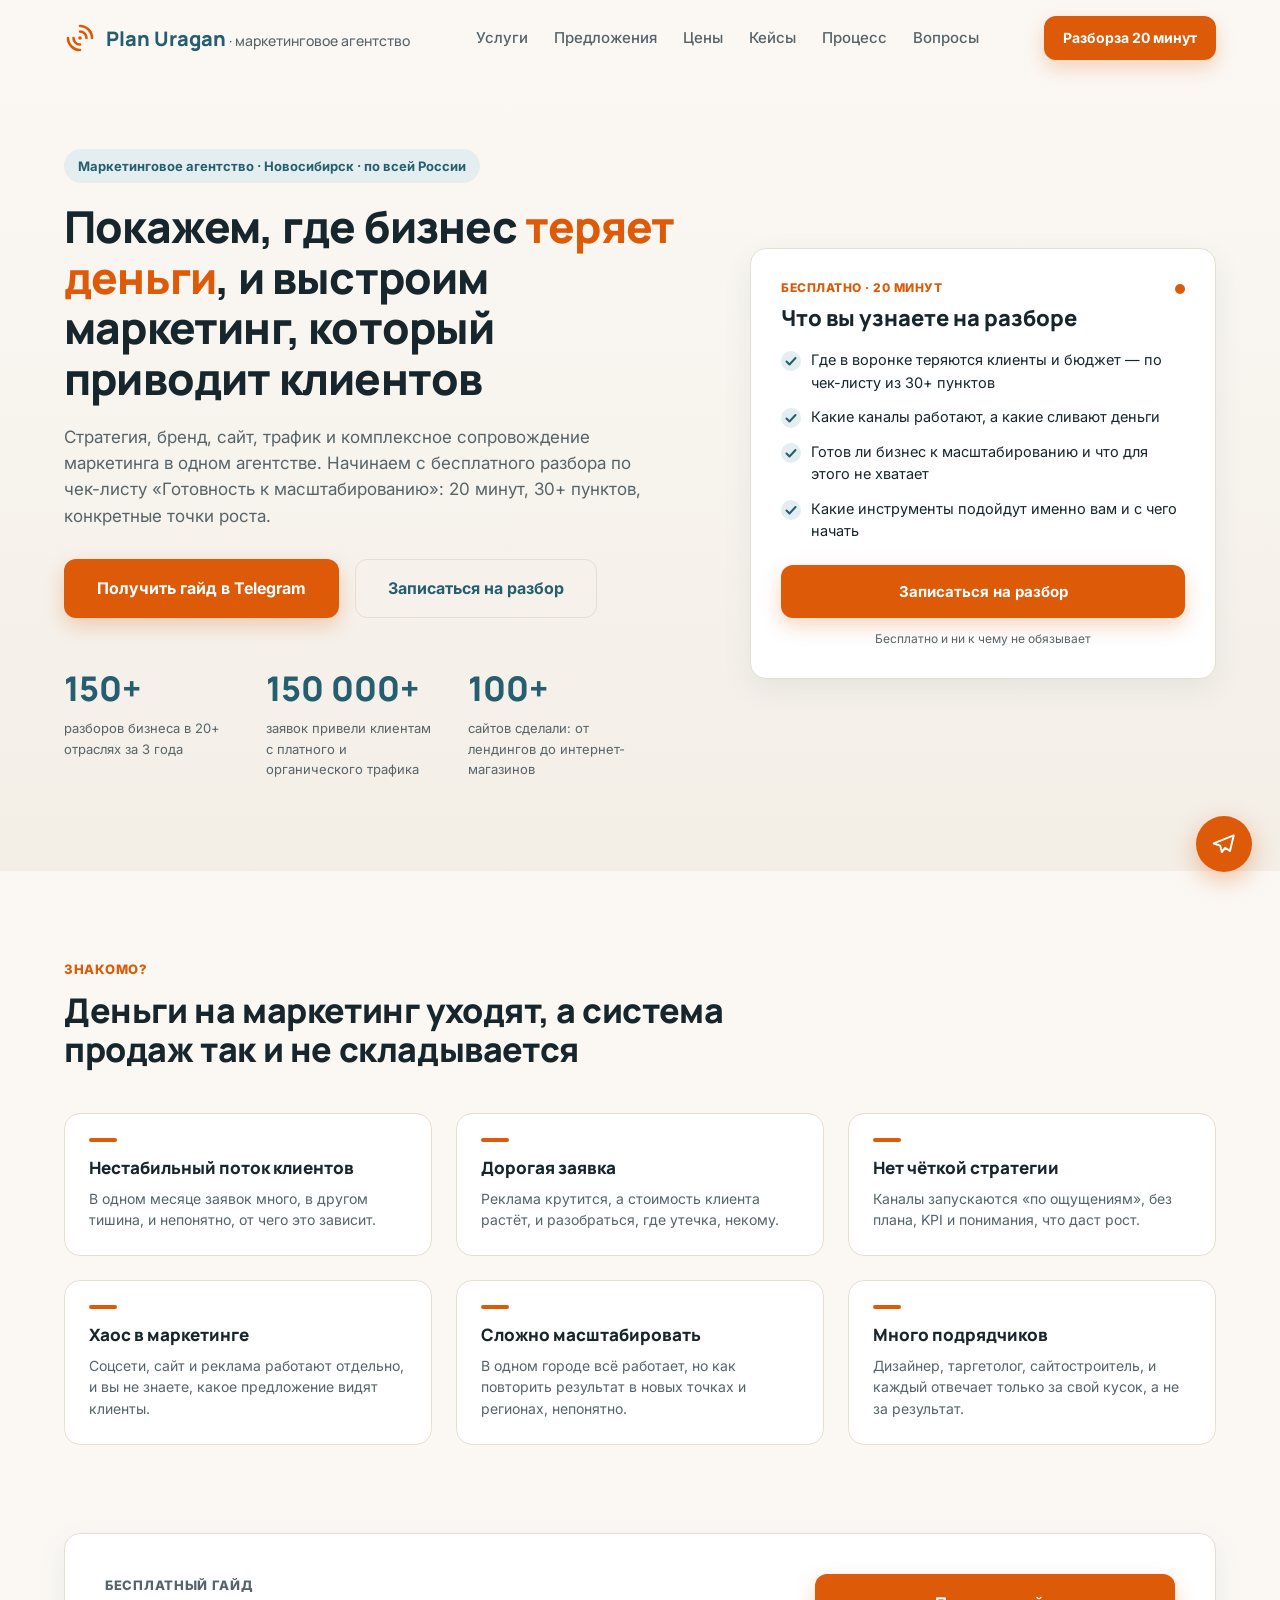
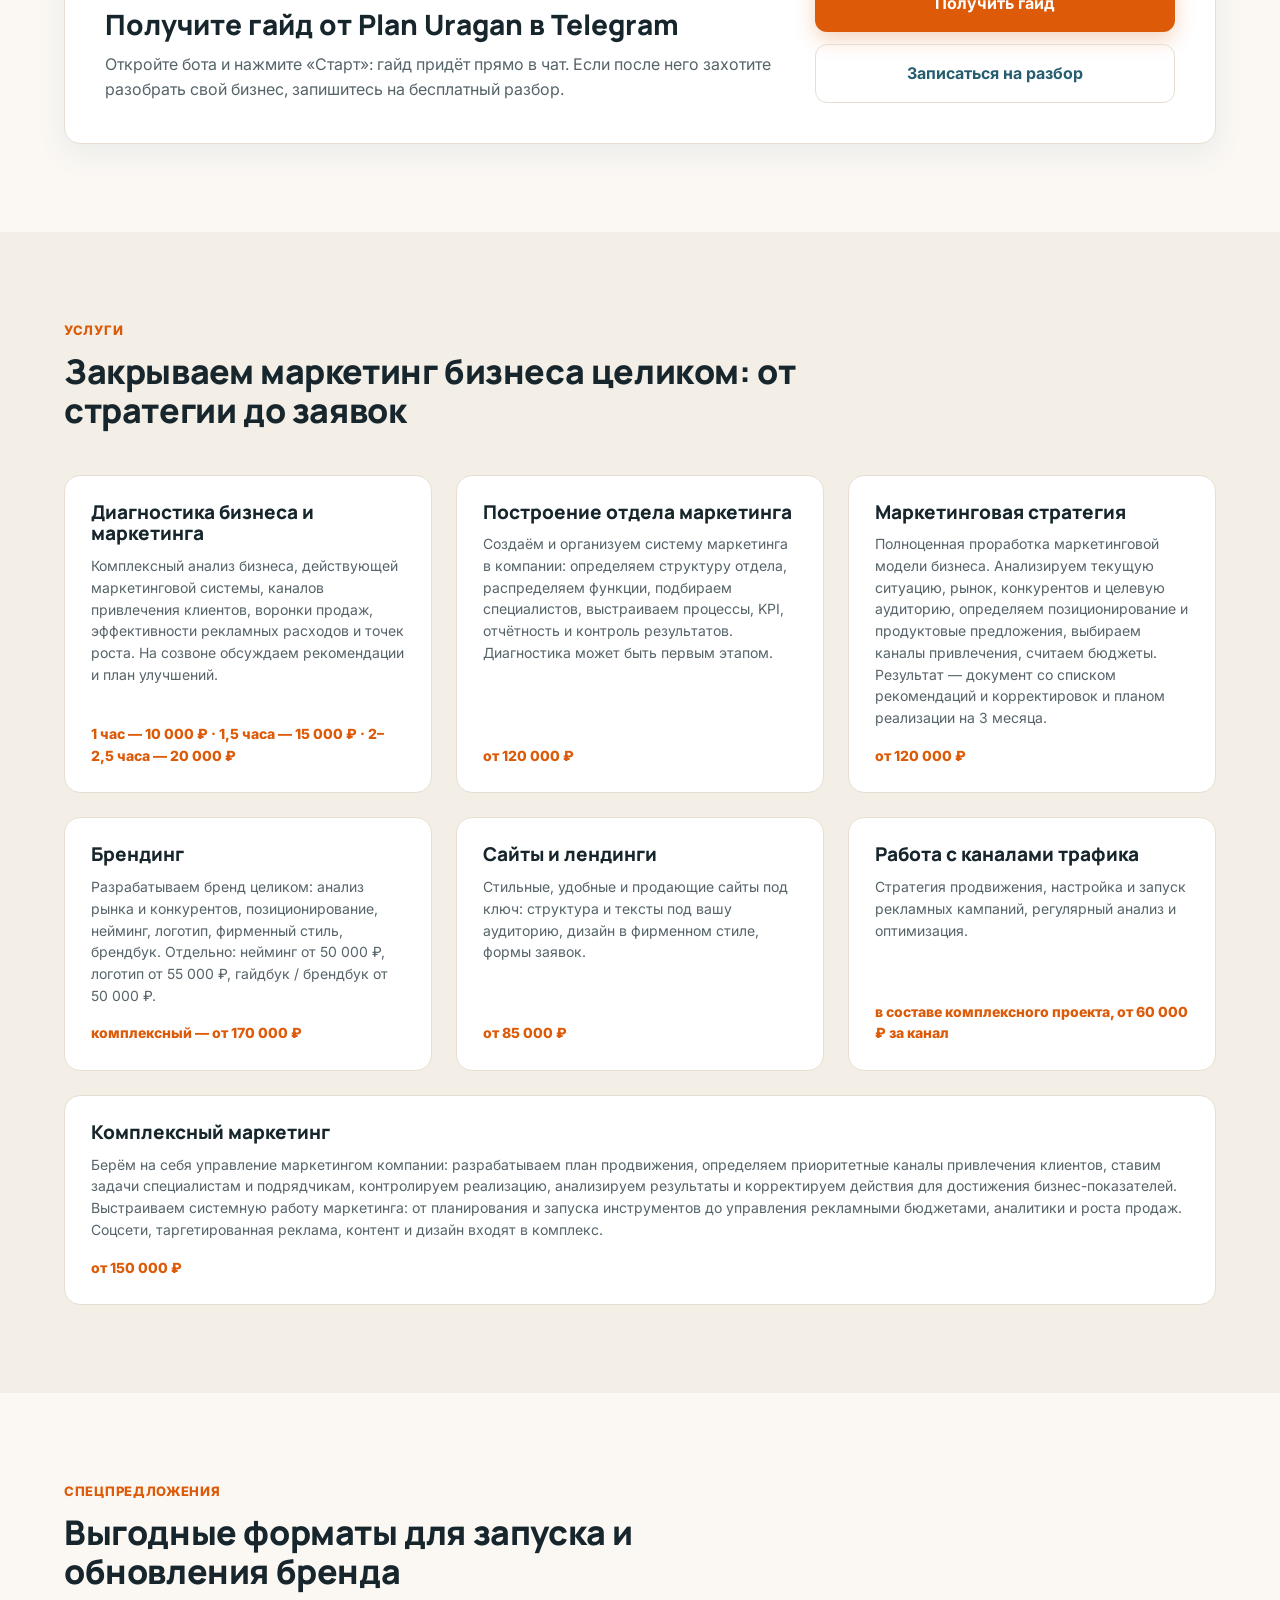
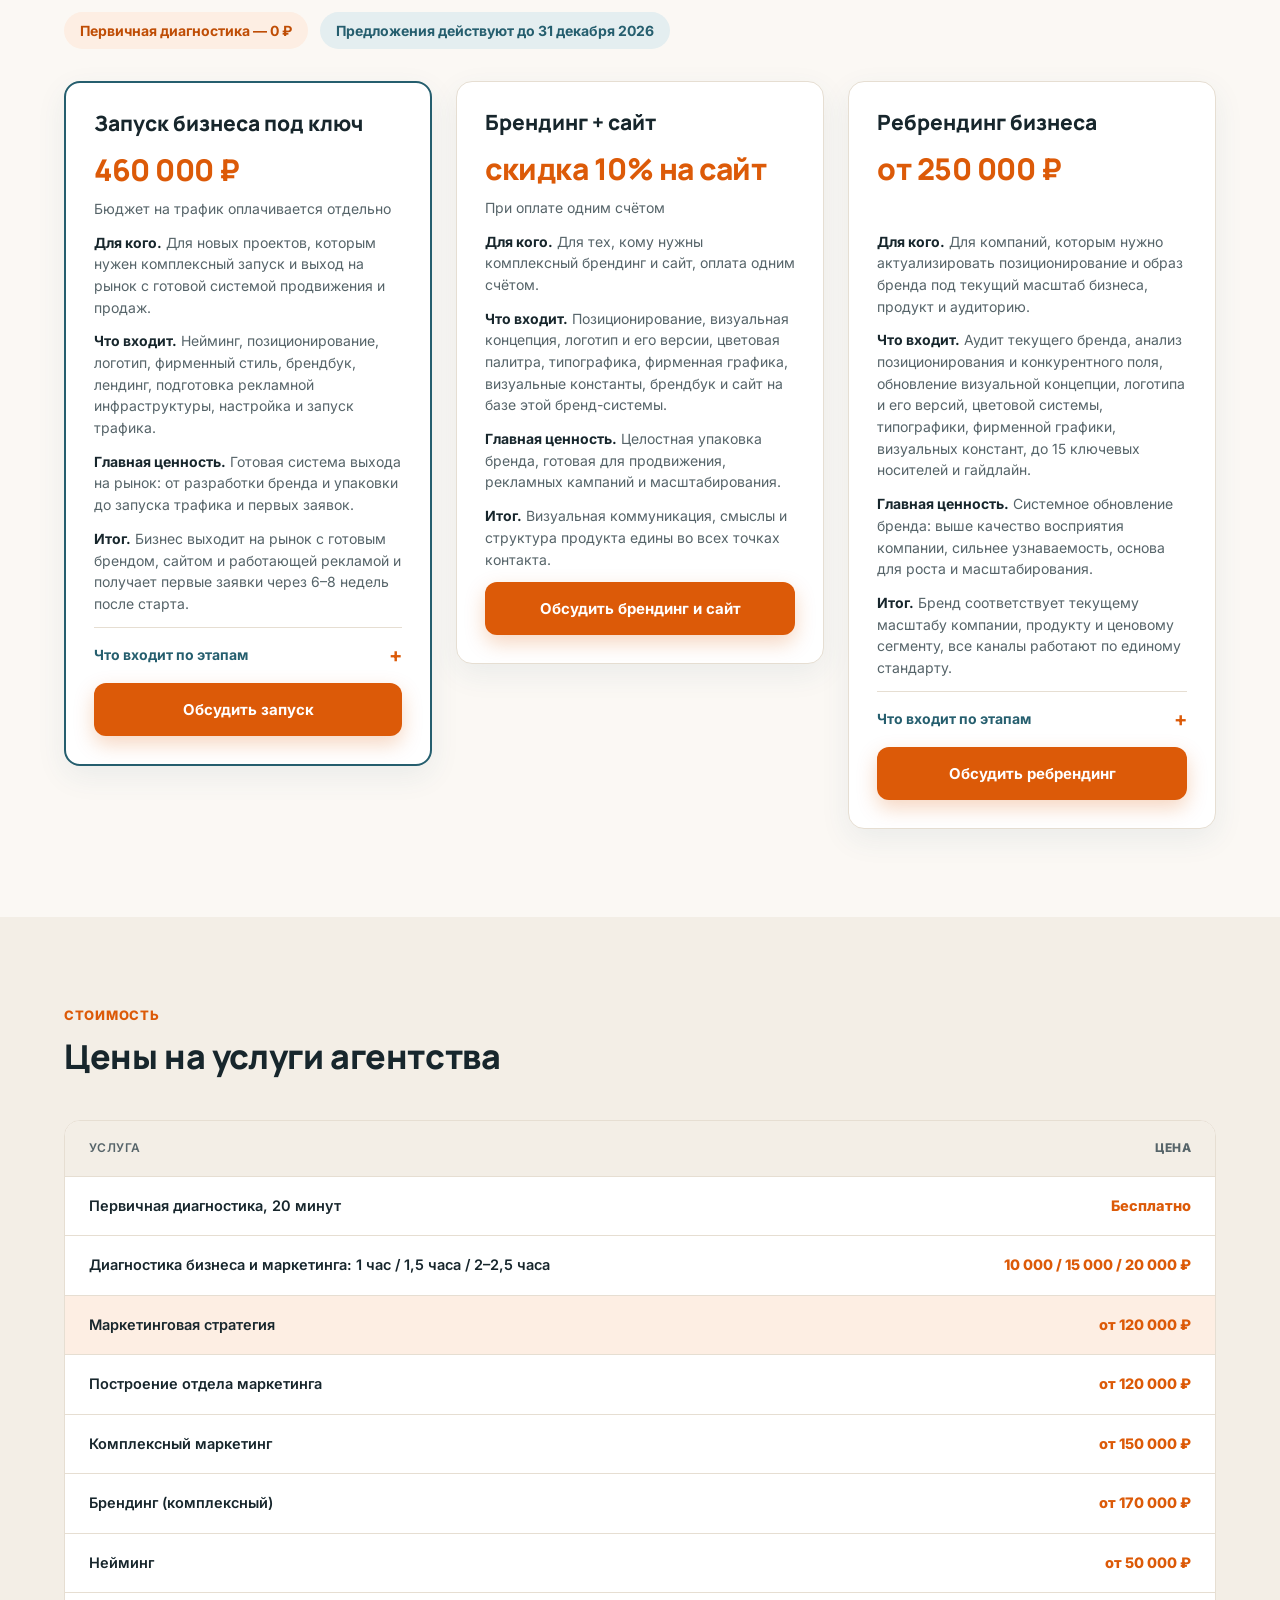
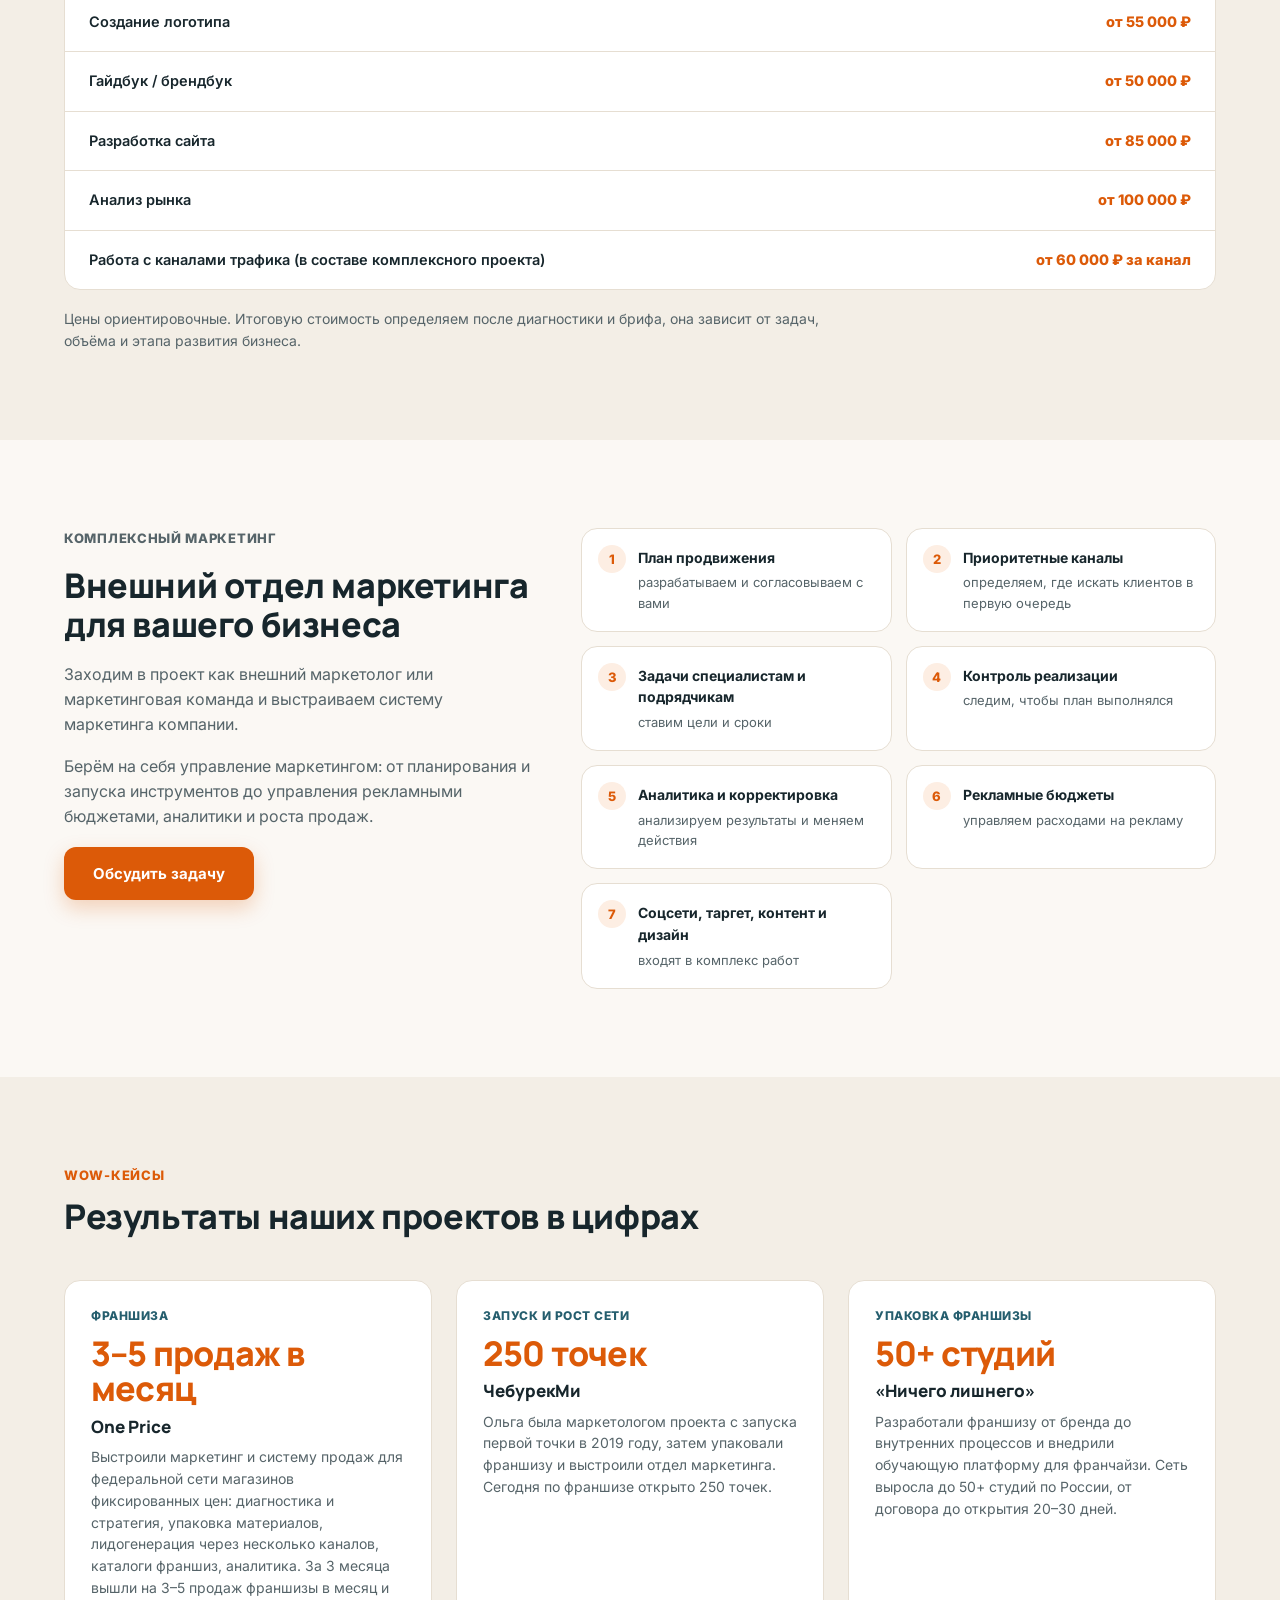
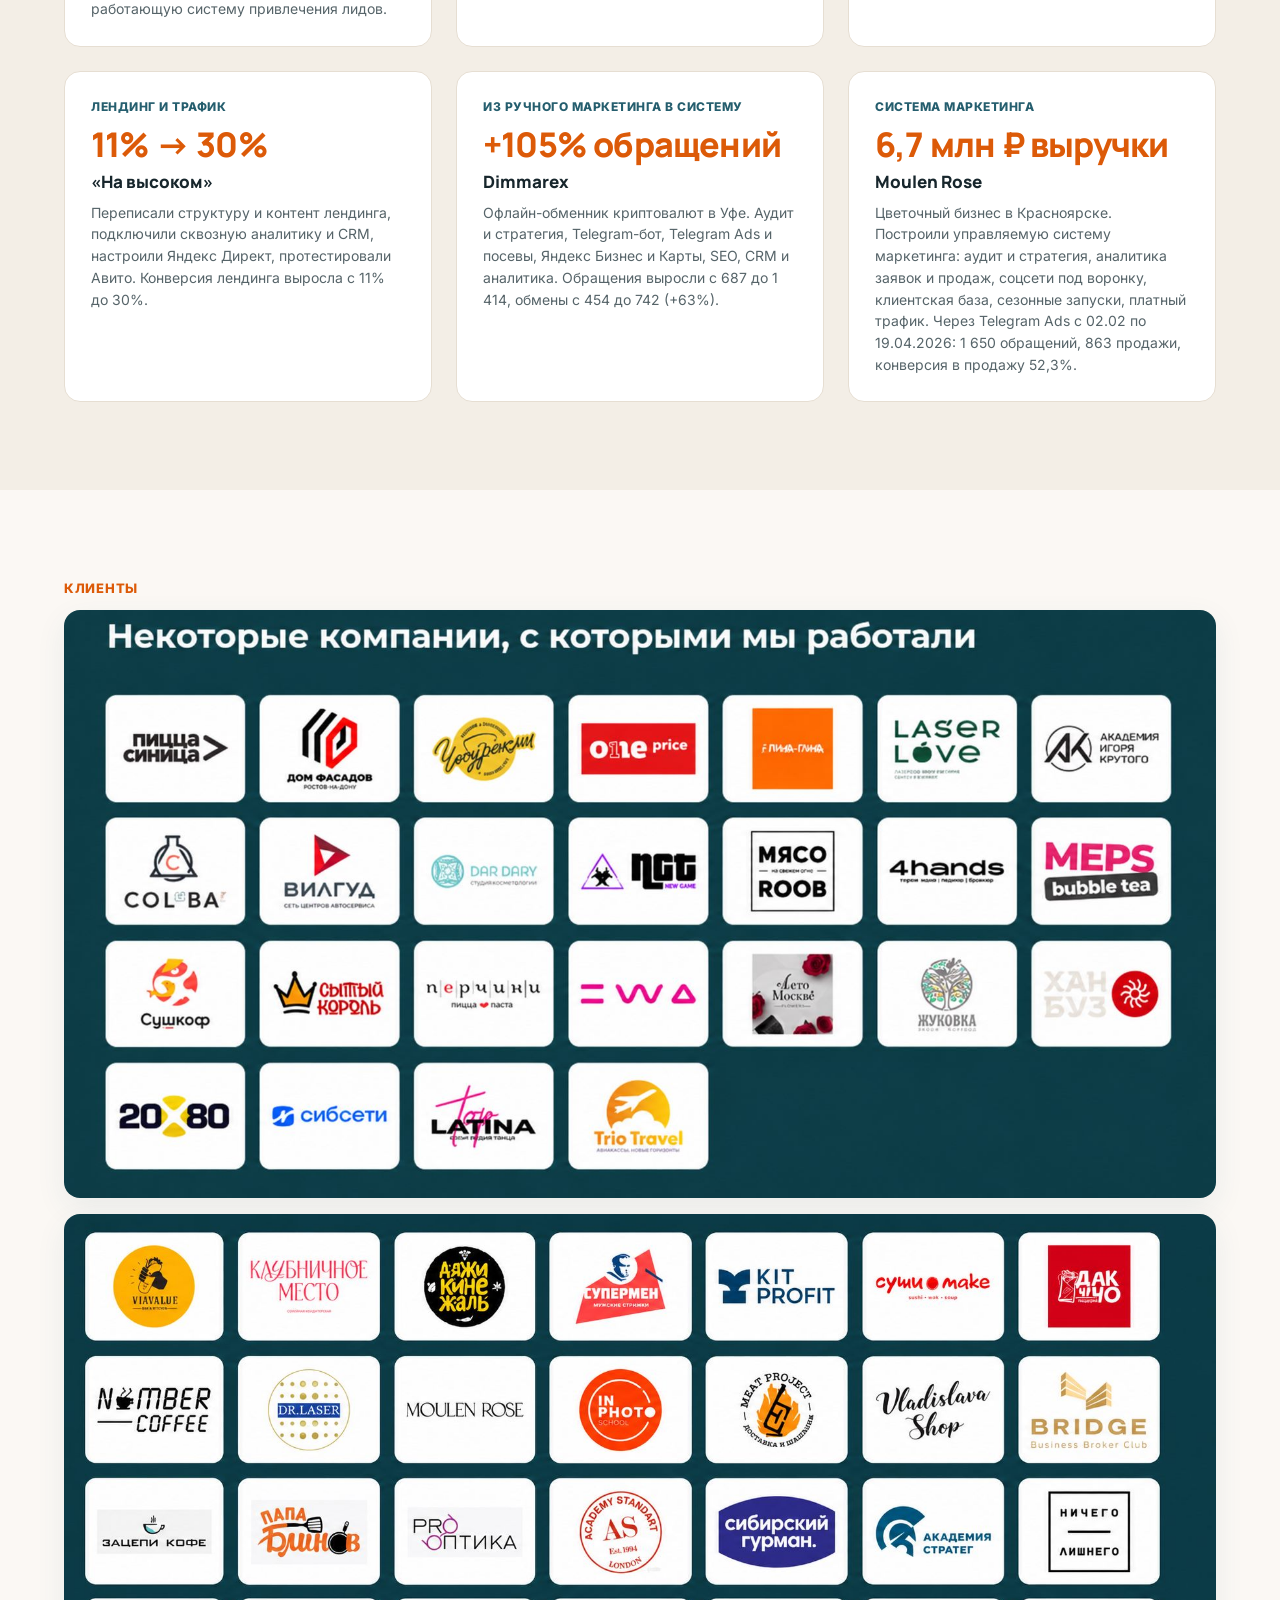
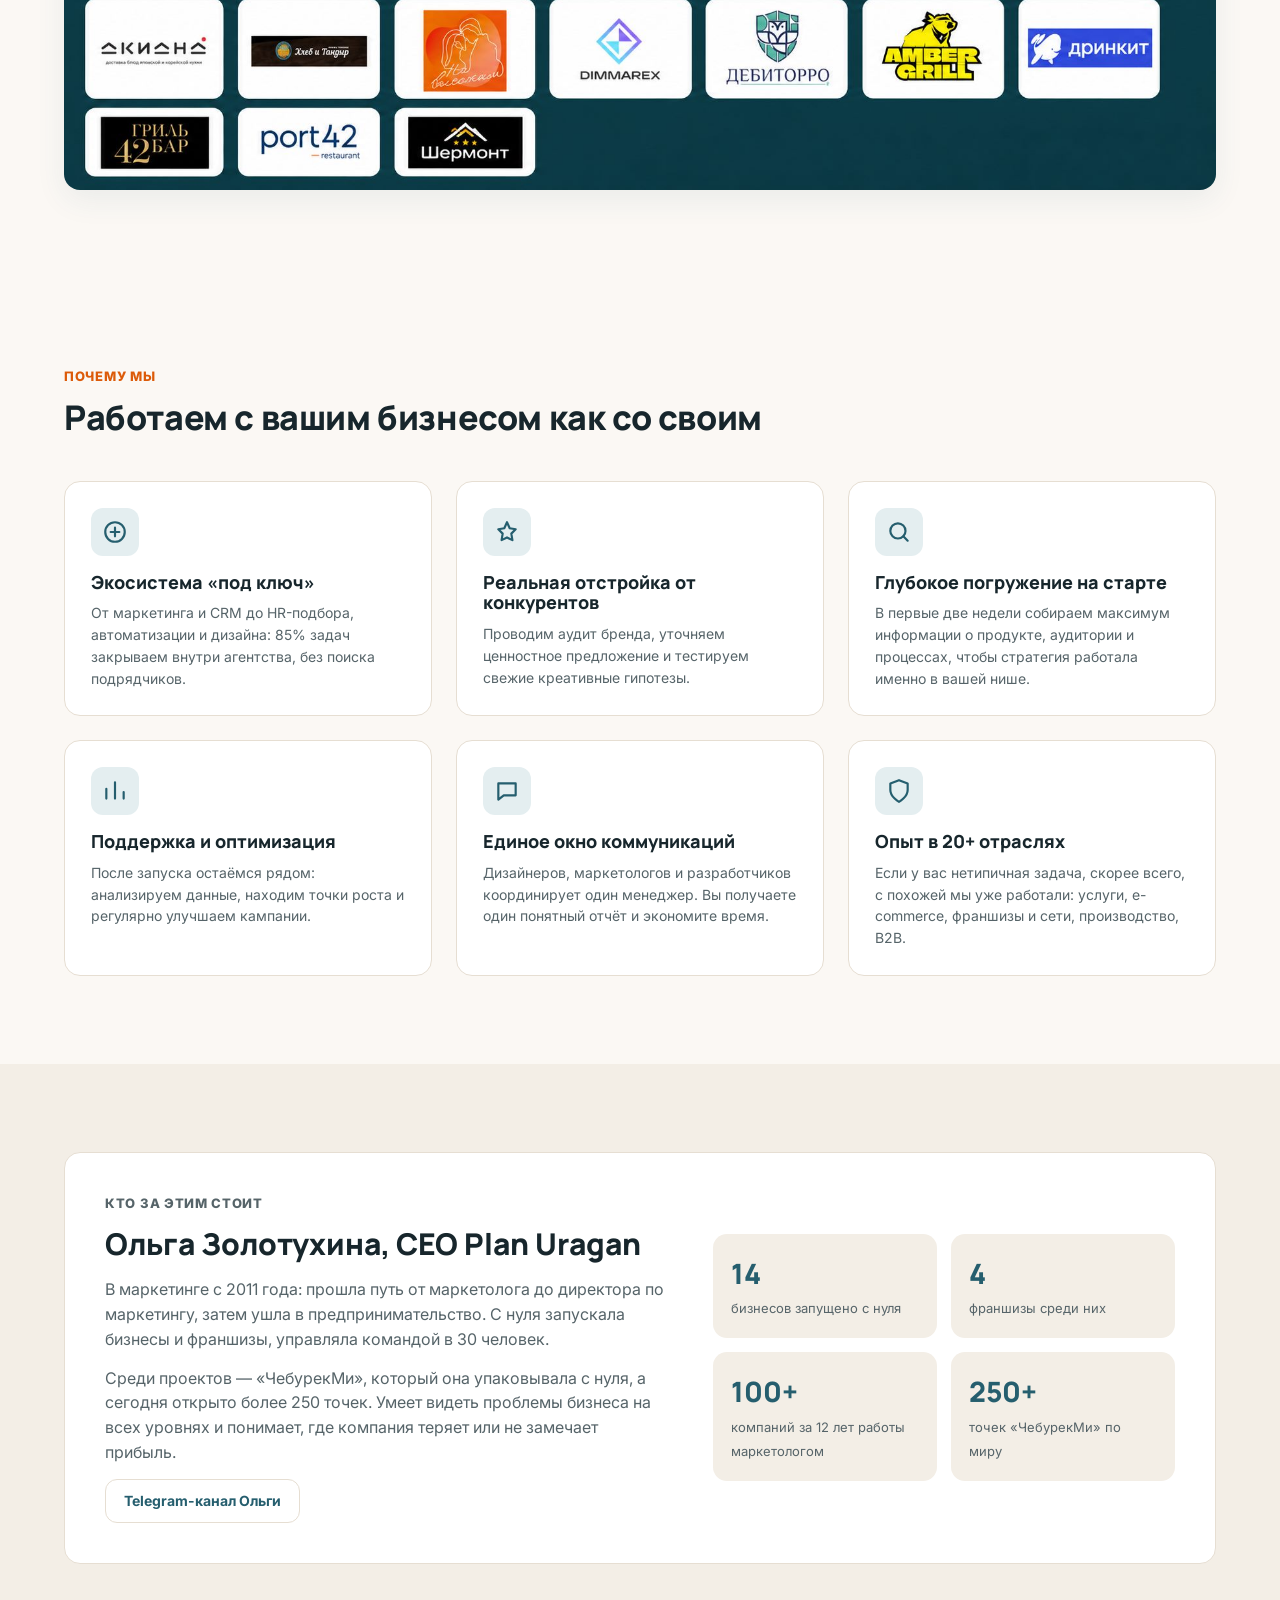
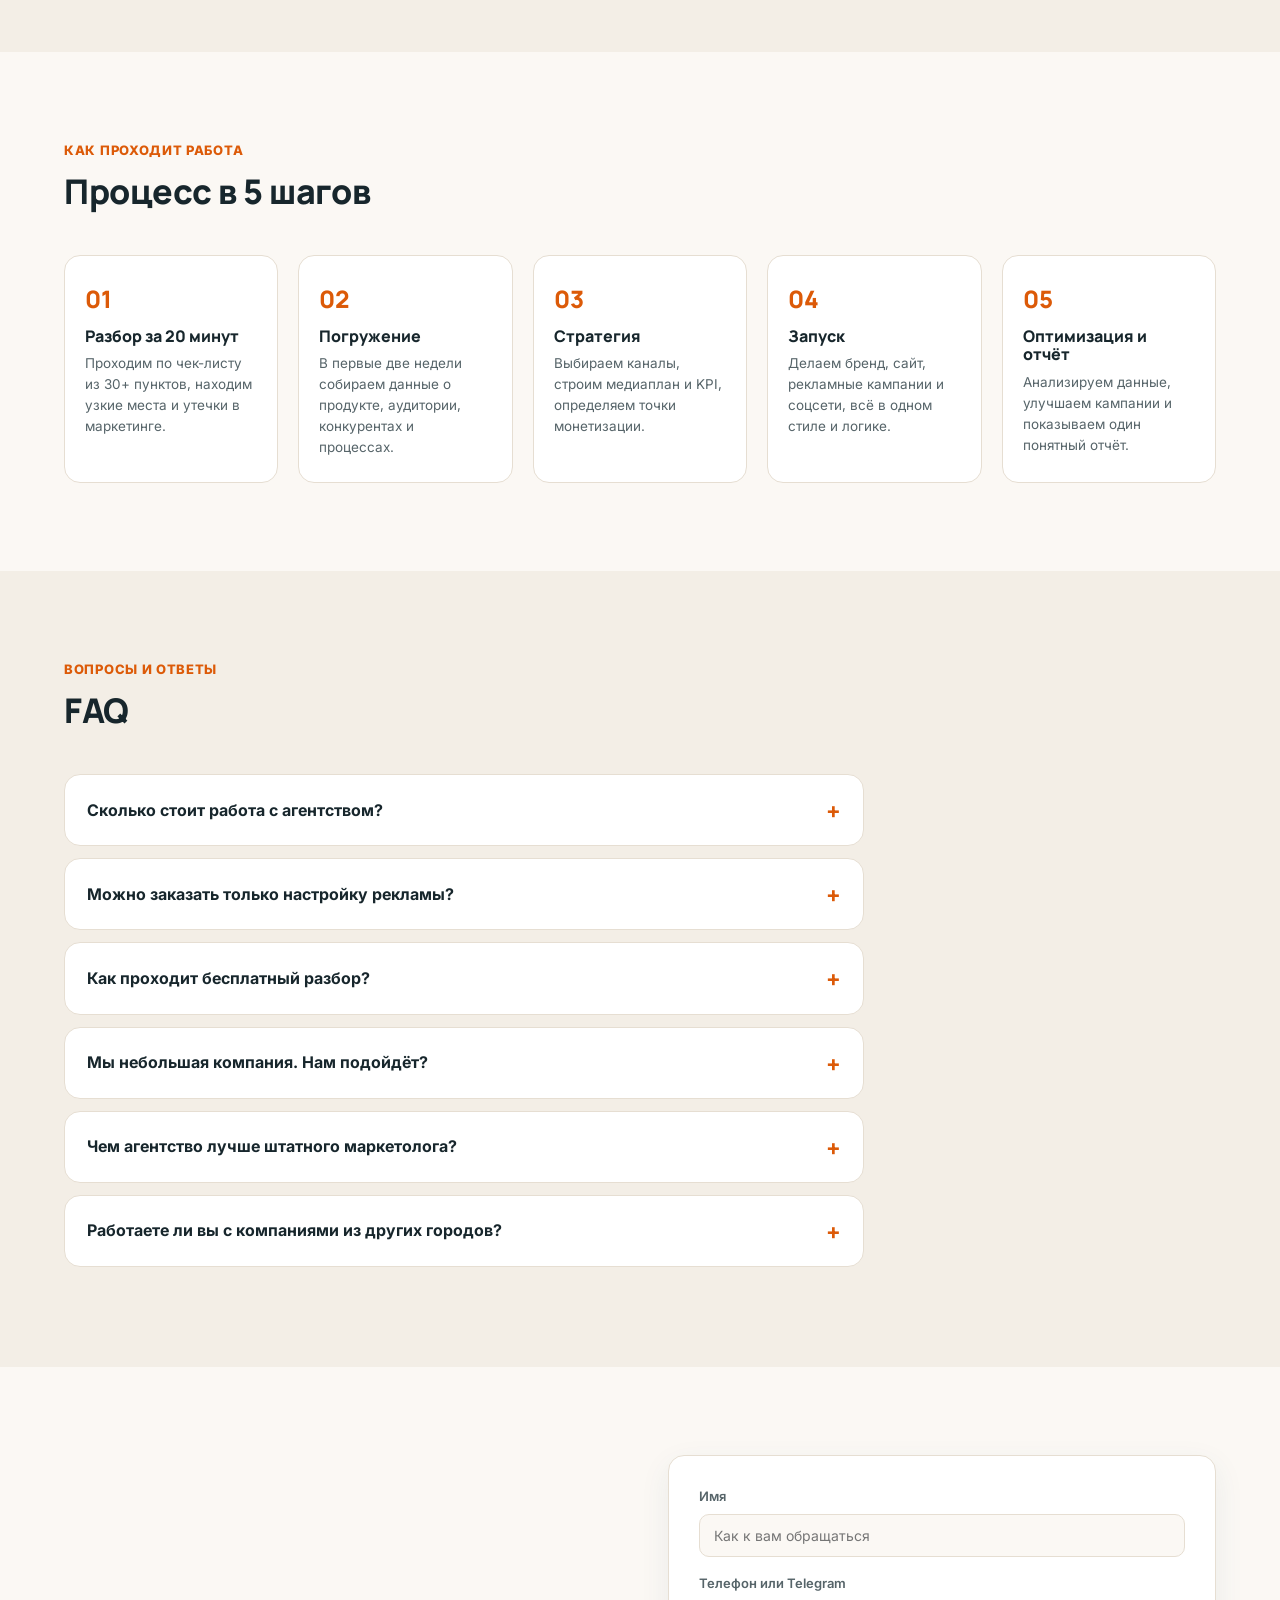
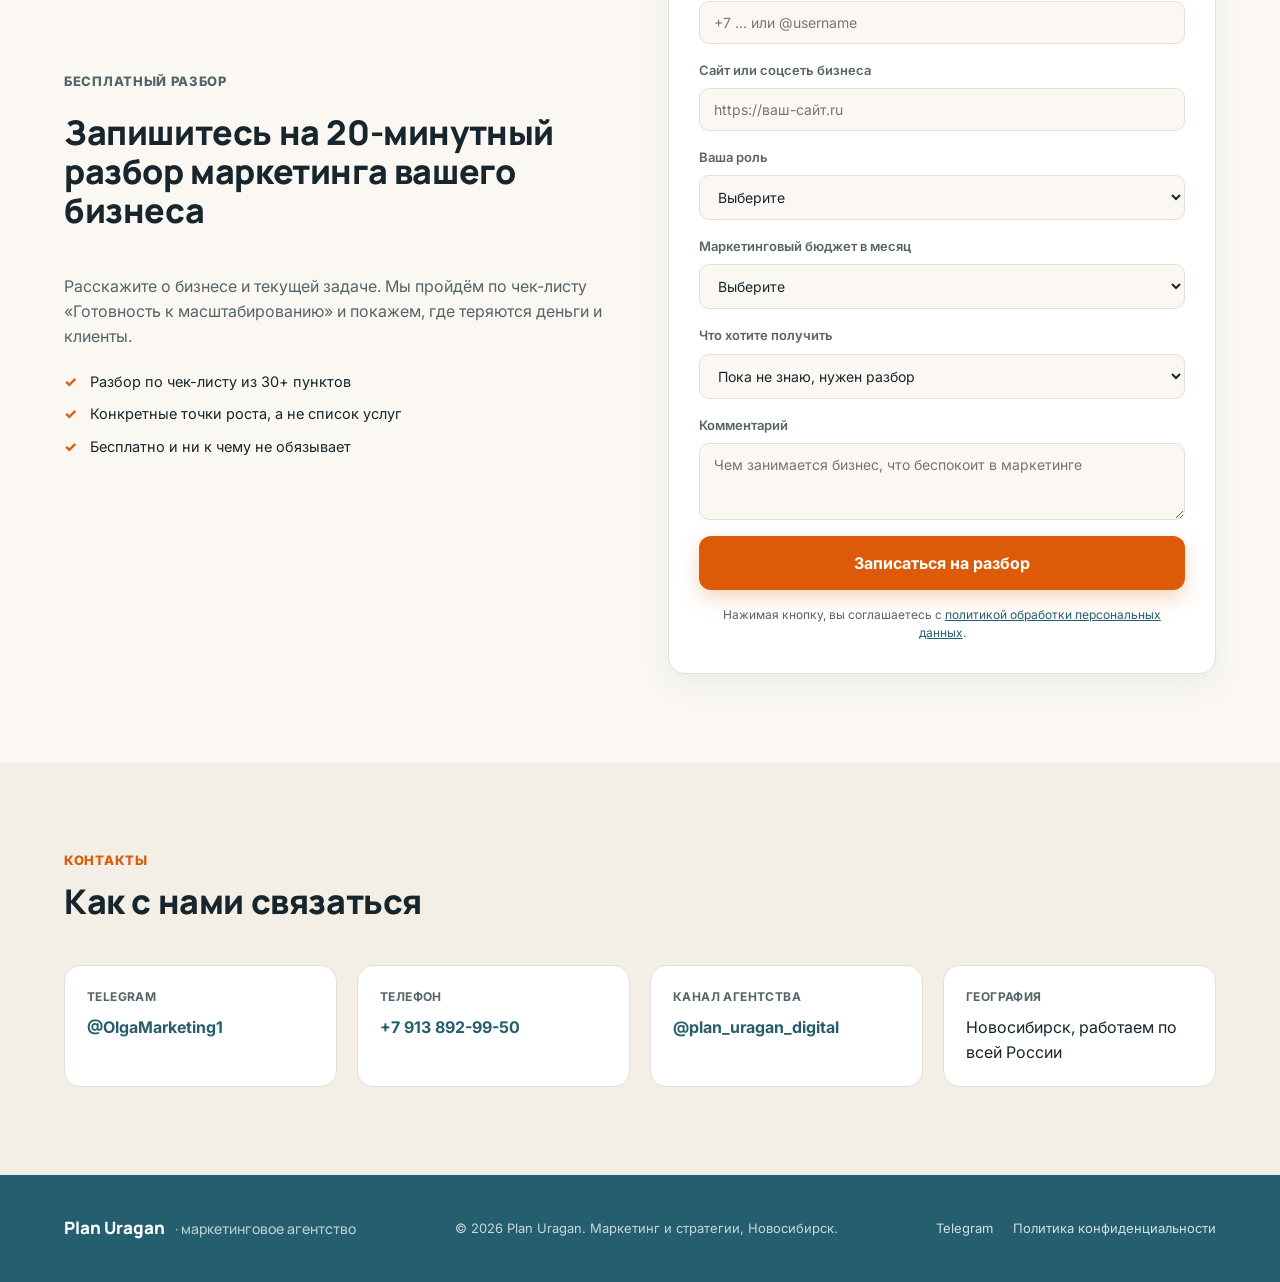
<file: index.html>
<!DOCTYPE html>
<html lang="ru">
<head>
<meta charset="UTF-8">
<meta name="viewport" content="width=device-width, initial-scale=1.0">
<title>Plan Uragan — маркетинговое агентство: стратегия, бренд, сайт и трафик под ключ</title>
<meta name="description" content="Маркетинговое агентство из Новосибирска. Стратегия, брендинг, сайты, трафик и комплексный маркетинг под ключ. Бесплатный разбор маркетинга за 20 минут по чек-листу из 30+ пунктов.">
<link rel="preconnect" href="https://fonts.googleapis.com">
<link rel="preconnect" href="https://fonts.gstatic.com" crossorigin>
<link href="https://fonts.googleapis.com/css2?family=Inter:wght@400;500;600;700&family=Manrope:wght@500;600;700;800&display=swap" rel="stylesheet">
<link rel="stylesheet" href="styles.css">
<link rel="stylesheet" href="blog/blog.css">
<link rel="alternate" type="application/rss+xml" title="Блог" href="feed.xml">
</head>
<body>

<header class="header" id="header">
  <div class="container header__inner">
    <a href="#home" class="logo">
      <svg class="logo__icon" width="32" height="32" viewBox="0 0 32 32" fill="none" aria-hidden="true"><path d="M16 4A12 12 0 0 1 28 16" stroke="currentColor" stroke-width="2.6" stroke-linecap="round"/><path d="M16 28A12 12 0 0 1 4 16" stroke="currentColor" stroke-width="2.6" stroke-linecap="round"/><path d="M16 9.5A6.5 6.5 0 0 1 22.5 16" stroke="currentColor" stroke-width="2.6" stroke-linecap="round"/><path d="M16 22.5A6.5 6.5 0 0 1 9.5 16" stroke="currentColor" stroke-width="2.6" stroke-linecap="round"/><circle cx="16" cy="16" r="1.8" fill="currentColor"/></svg>
      <span>Plan Uragan<span class="logo__suffix"> · маркетинговое агентство</span></span>
    </a>
    <nav class="nav" id="nav">
      <a href="#services">Услуги</a>
      <a href="#offers">Предложения</a>
      <a href="#prices">Цены</a>
      <a href="#cases">Кейсы</a>
      <a href="#process">Процесс</a>
      <a href="#faq">Вопросы</a>
    <!-- BLOGNAV:START --><!-- BLOGNAV:END --></nav>
    <div class="header__actions">
      <a href="https://t.me/OlgaMarketing1" class="header__tg" target="_blank" rel="noopener">@OlgaMarketing1</a>
      <a href="#contact" class="btn btn--primary btn--sm">Разбор<span class="hide-sm"> за 20 минут</span></a>
      <button class="burger" id="burger" aria-label="Меню">
        <span></span><span></span><span></span>
      </button>
    </div>
  </div>
</header>

<main>

  <!-- HERO -->
  <section class="hero" id="home">
    <div class="container hero__inner">
      <div class="hero__content">
        <p class="eyebrow">Маркетинговое агентство · Новосибирск · по всей России</p>
        <h1>Покажем, где бизнес <em>теряет деньги</em>, и выстроим маркетинг, который приводит клиентов</h1>
        <p class="hero__lead">Стратегия, бренд, сайт, трафик и комплексное сопровождение маркетинга в одном агентстве. Начинаем с бесплатного разбора по чек-листу «Готовность к масштабированию»: 20 минут, 30+ пунктов, конкретные точки роста.</p>
        <div class="hero__cta">
          <a href="https://t.me/Olga_PlanUragan_bot" class="btn btn--primary btn--lg" target="_blank" rel="noopener">Получить гайд в Telegram</a>
          <a href="#contact" class="btn btn--ghost btn--lg">Записаться на разбор</a>
        </div>
        <div class="hero__stats">
          <div class="stat">
            <span class="stat__val"><span class="stat__num" data-target="150">0</span><span class="stat__plus">+</span></span>
            <span class="stat__label">разборов бизнеса в 20+ отраслях за 3 года</span>
          </div>
          <div class="stat">
            <span class="stat__val"><span class="stat__num" data-target="150000">0</span><span class="stat__plus">+</span></span>
            <span class="stat__label">заявок привели клиентам с платного и органического трафика</span>
          </div>
          <div class="stat">
            <span class="stat__val"><span class="stat__num" data-target="100">0</span><span class="stat__plus">+</span></span>
            <span class="stat__label">сайтов сделали: от лендингов до интернет-магазинов</span>
          </div>
        </div>
      </div>
      <div class="hero__card">
        <div class="hero__card-top">
          <span class="hero__card-tag">Бесплатно · 20 минут</span>
          <span class="hero__card-dot"></span>
        </div>
        <h3>Что вы узнаете на разборе</h3>
        <ul class="check-list">
          <li>Где в воронке теряются клиенты и бюджет — по чек-листу из 30+ пунктов</li>
          <li>Какие каналы работают, а какие сливают деньги</li>
          <li>Готов ли бизнес к масштабированию и что для этого не хватает</li>
          <li>Какие инструменты подойдут именно вам и с чего начать</li>
        </ul>
        <a href="#contact" class="btn btn--primary btn--block">Записаться на разбор</a>
        <p class="hero__card-note">Бесплатно и ни к чему не обязывает</p>
      </div>
    </div>
  </section>

  <!-- PAINS -->
  <section class="section" id="pains">
    <div class="container">
      <p class="section__eyebrow">Знакомо?</p>
      <h2 class="section__title">Деньги на маркетинг уходят, а система продаж так и не складывается</h2>
      <div class="grid grid--3">
        <div class="pain">
          <h3>Нестабильный поток клиентов</h3>
          <p>В одном месяце заявок много, в другом тишина, и непонятно, от чего это зависит.</p>
        </div>
        <div class="pain">
          <h3>Дорогая заявка</h3>
          <p>Реклама крутится, а стоимость клиента растёт, и разобраться, где утечка, некому.</p>
        </div>
        <div class="pain">
          <h3>Нет чёткой стратегии</h3>
          <p>Каналы запускаются «по ощущениям», без плана, KPI и понимания, что даст рост.</p>
        </div>
        <div class="pain">
          <h3>Хаос в маркетинге</h3>
          <p>Соцсети, сайт и реклама работают отдельно, и вы не знаете, какое предложение видят клиенты.</p>
        </div>
        <div class="pain">
          <h3>Сложно масштабировать</h3>
          <p>В одном городе всё работает, но как повторить результат в новых точках и регионах, непонятно.</p>
        </div>
        <div class="pain">
          <h3>Много подрядчиков</h3>
          <p>Дизайнер, таргетолог, сайтостроитель, и каждый отвечает только за свой кусок, а не за результат.</p>
        </div>
      </div>
    </div>
  </section>

  <!-- GUIDE -->
  <section class="section" id="guide" style="padding-top:0">
    <div class="container">
      <div class="guide">
        <div>
          <p class="section__eyebrow">Бесплатный гайд</p>
          <h2>Получите гайд от Plan Uragan в Telegram</h2>
          <p>Откройте бота и нажмите «Старт»: гайд придёт прямо в чат. Если после него захотите разобрать свой бизнес, запишитесь на бесплатный разбор.</p>
        </div>
        <div class="guide__actions">
          <a href="https://t.me/Olga_PlanUragan_bot" class="btn btn--primary btn--lg" target="_blank" rel="noopener">Получить гайд</a>
          <a href="#contact" class="btn btn--ghost btn--lg">Записаться на разбор</a>
        </div>
      </div>
    </div>
  </section>

  <!-- SERVICES -->
  <section class="section section--alt" id="services">
    <div class="container">
      <p class="section__eyebrow">Услуги</p>
      <h2 class="section__title">Закрываем маркетинг бизнеса целиком: от стратегии до заявок</h2>
      <div class="grid grid--3">
        <div class="service">
          <h3>Диагностика бизнеса и маркетинга</h3>
          <p>Комплексный анализ бизнеса, действующей маркетинговой системы, каналов привлечения клиентов, воронки продаж, эффективности рекламных расходов и точек роста. На созвоне обсуждаем рекомендации и план улучшений.</p>
          <span class="service__price">1 час — 10 000 ₽ · 1,5 часа — 15 000 ₽ · 2–2,5 часа — 20 000 ₽</span>
        </div>
        <div class="service">
          <h3>Построение отдела маркетинга</h3>
          <p>Создаём и организуем систему маркетинга в компании: определяем структуру отдела, распределяем функции, подбираем специалистов, выстраиваем процессы, KPI, отчётность и контроль результатов. Диагностика может быть первым этапом.</p>
          <span class="service__price">от 120 000 ₽</span>
        </div>
        <div class="service">
          <h3>Маркетинговая стратегия</h3>
          <p>Полноценная проработка маркетинговой модели бизнеса. Анализируем текущую ситуацию, рынок, конкурентов и целевую аудиторию, определяем позиционирование и продуктовые предложения, выбираем каналы привлечения, считаем бюджеты. Результат — документ со списком рекомендаций и корректировок и планом реализации на 3 месяца.</p>
          <span class="service__price">от 120 000 ₽</span>
        </div>
        <div class="service">
          <h3>Брендинг</h3>
          <p>Разрабатываем бренд целиком: анализ рынка и конкурентов, позиционирование, нейминг, логотип, фирменный стиль, брендбук. Отдельно: нейминг от 50 000 ₽, логотип от 55 000 ₽, гайдбук / брендбук от 50 000 ₽.</p>
          <span class="service__price">комплексный — от 170 000 ₽</span>
        </div>
        <div class="service">
          <h3>Сайты и лендинги</h3>
          <p>Стильные, удобные и продающие сайты под ключ: структура и тексты под вашу аудиторию, дизайн в фирменном стиле, формы заявок.</p>
          <span class="service__price">от 85 000 ₽</span>
        </div>
        <div class="service">
          <h3>Работа с каналами трафика</h3>
          <p>Стратегия продвижения, настройка и запуск рекламных кампаний, регулярный анализ и оптимизация.</p>
          <span class="service__price">в составе комплексного проекта, от 60 000 ₽ за канал</span>
        </div>
        <div class="service service--wide">
          <h3>Комплексный маркетинг</h3>
          <p>Берём на себя управление маркетингом компании: разрабатываем план продвижения, определяем приоритетные каналы привлечения клиентов, ставим задачи специалистам и подрядчикам, контролируем реализацию, анализируем результаты и корректируем действия для достижения бизнес-показателей. Выстраиваем системную работу маркетинга: от планирования и запуска инструментов до управления рекламными бюджетами, аналитики и роста продаж. Соцсети, таргетированная реклама, контент и дизайн входят в комплекс.</p>
          <span class="service__price">от 150 000 ₽</span>
        </div>
      </div>
    </div>
  </section>

  <!-- SPECIAL OFFERS -->
  <section class="section" id="offers">
    <div class="container">
      <p class="section__eyebrow">Спецпредложения</p>
      <h2 class="section__title" style="margin-bottom:20px">Выгодные форматы для запуска и обновления бренда</h2>
      <p class="offers-note"><span>Первичная диагностика — 0 ₽</span><span>Предложения действуют до 31 декабря 2026</span></p>
      <div class="offers">
        <div class="offer-card offer-card--main">
          <h3>Запуск бизнеса под ключ</h3>
          <div class="offer-card__price">460 000 ₽</div>
          <p class="offer-card__sub">Бюджет на трафик оплачивается отдельно</p>
          <p><b>Для кого.</b> Для новых проектов, которым нужен комплексный запуск и выход на рынок с готовой системой продвижения и продаж.</p>
          <p><b>Что входит.</b> Нейминг, позиционирование, логотип, фирменный стиль, брендбук, лендинг, подготовка рекламной инфраструктуры, настройка и запуск трафика.</p>
          <p><b>Главная ценность.</b> Готовая система выхода на рынок: от разработки бренда и упаковки до запуска трафика и первых заявок.</p>
          <p><b>Итог.</b> Бизнес выходит на рынок с готовым брендом, сайтом и работающей рекламой и получает первые заявки через 6–8 недель после старта.</p>
          <details class="offer-card__more">
            <summary>Что входит по этапам</summary>
            <ol>
              <li><b>Погружение и позиционирование.</b> Интервью с собственником и бриф, экспресс-обзор конкурентов и целевой аудитории в объёме, необходимом для разработки бренда. На выходе клиент получает позиционирование, УТП и ключевые смыслы бренда, на которых строятся все следующие этапы.</li>
              <li><b>Нейминг.</b> Варианты названия на основе позиционирования, проверка на уникальность и юридическую чистоту, презентация концепций.</li>
              <li><b>Логотип и фирменный стиль (2 недели).</b> Мудборд, концепции логотипа, цвета, шрифты, графические элементы, макеты основных носителей.</li>
              <li><b>Брендбук.</b> Документ с позиционированием, философией бренда и правилами использования визуала. В брендбук входят логотип и его версии, цветовая палитра, фирменные шрифты, паттерн и 5 носителей в фирменном стиле. Им пользуются все будущие подрядчики, дизайнеры и SMM-специалисты.</li>
              <li><b>Лендинг.</b> Структура и тексты под ЦА, дизайн в фирменном стиле, вёрстка на Tilda, формы заявок, до 12–14 блоков. Каждый экран отвечает на вопрос клиента и ведёт к заявке.</li>
              <li><b>Рекламная инфраструктура и запуск трафика (1 неделя + первый месяц ведения).</b> Яндекс.Метрика, цели, UTM-разметка, рекламный кабинет, запуск таргетированной рекламы ВКонтакте. Рекламный бюджет оплачивается отдельно. Запуск на Авито или в Telegram Ads вместо ВКонтакте рассчитывается индивидуально.</li>
            </ol>
          </details>
          <a href="#contact" class="btn btn--primary btn--block">Обсудить запуск</a>
        </div>
        <div class="offer-card">
          <h3>Брендинг + сайт</h3>
          <div class="offer-card__price">скидка 10% на сайт</div>
          <p class="offer-card__sub">При оплате одним счётом</p>
          <p><b>Для кого.</b> Для тех, кому нужны комплексный брендинг и сайт, оплата одним счётом.</p>
          <p><b>Что входит.</b> Позиционирование, визуальная концепция, логотип и его версии, цветовая палитра, типографика, фирменная графика, визуальные константы, брендбук и сайт на базе этой бренд-системы.</p>
          <p><b>Главная ценность.</b> Целостная упаковка бренда, готовая для продвижения, рекламных кампаний и масштабирования.</p>
          <p><b>Итог.</b> Визуальная коммуникация, смыслы и структура продукта едины во всех точках контакта.</p>
          <a href="#contact" class="btn btn--primary btn--block">Обсудить брендинг и сайт</a>
        </div>
        <div class="offer-card">
          <h3>Ребрендинг бизнеса</h3>
          <div class="offer-card__price">от 250 000 ₽</div>
          <p class="offer-card__sub">&nbsp;</p>
          <p><b>Для кого.</b> Для компаний, которым нужно актуализировать позиционирование и образ бренда под текущий масштаб бизнеса, продукт и аудиторию.</p>
          <p><b>Что входит.</b> Аудит текущего бренда, анализ позиционирования и конкурентного поля, обновление визуальной концепции, логотипа и его версий, цветовой системы, типографики, фирменной графики, визуальных констант, до 15 ключевых носителей и гайдлайн.</p>
          <p><b>Главная ценность.</b> Системное обновление бренда: выше качество восприятия компании, сильнее узнаваемость, основа для роста и масштабирования.</p>
          <p><b>Итог.</b> Бренд соответствует текущему масштабу компании, продукту и ценовому сегменту, все каналы работают по единому стандарту.</p>
          <details class="offer-card__more">
            <summary>Что входит по этапам</summary>
            <ol>
              <li><b>Аудит и анализ.</b> Разбор текущего бренда и его восприятия, анализ позиционирования и конкурентного поля. Клиент получает заключение о том, что в бренде отстаёт от текущего уровня бизнеса и что стоит сохранить для узнаваемости.</li>
              <li><b>Визуальная концепция и логотип.</b> Мудборд, обновлённая концепция, логотип и его версии: основная, сокращённая, монохромная, для аватаров и фавикона.</li>
              <li><b>Фирменный стиль и носители.</b> Цветовая система, типографика, фирменная графика и визуальные константы. В этап входит до 15 односторонних и малоформатных носителей на выбор клиента: визитка, фирменный бланк, конверт, бейдж, подпись для email, аватары и обложки соцсетей, шаблоны поста и сторис, фирменный пакет, наклейка, бирка, сертификат, титульный и внутренний слайд презентации. Многостраничные носители (меню, каталоги, буклеты, полноценные презентации) рассчитываются отдельно.</li>
              <li><b>Гайдлайн.</b> Правила использования обновлённого бренда для всех каналов, единый стандарт для команды и подрядчиков.</li>
            </ol>
          </details>
          <a href="#contact" class="btn btn--primary btn--block">Обсудить ребрендинг</a>
        </div>
      </div>
    </div>
  </section>

  <!-- PRICES -->
  <section class="section section--alt" id="prices">
    <div class="container">
      <p class="section__eyebrow">Стоимость</p>
      <h2 class="section__title">Цены на услуги агентства</h2>
      <div class="price-table">
        <div class="price-row price-row--head"><span>Услуга</span><span>Цена</span></div>
        <div class="price-row"><span>Первичная диагностика, 20 минут</span><span>Бесплатно</span></div>
        <div class="price-row"><span>Диагностика бизнеса и маркетинга: 1 час / 1,5 часа / 2–2,5 часа</span><span>10 000 / 15 000 / 20 000 ₽</span></div>
        <div class="price-row price-row--highlight"><span>Маркетинговая стратегия</span><span>от 120 000 ₽</span></div>
        <div class="price-row"><span>Построение отдела маркетинга</span><span>от 120 000 ₽</span></div>
        <div class="price-row"><span>Комплексный маркетинг</span><span>от 150 000 ₽</span></div>
        <div class="price-row"><span>Брендинг (комплексный)</span><span>от 170 000 ₽</span></div>
        <div class="price-row"><span>Нейминг</span><span>от 50 000 ₽</span></div>
        <div class="price-row"><span>Создание логотипа</span><span>от 55 000 ₽</span></div>
        <div class="price-row"><span>Гайдбук / брендбук</span><span>от 50 000 ₽</span></div>
        <div class="price-row"><span>Разработка сайта</span><span>от 85 000 ₽</span></div>
        <div class="price-row"><span>Анализ рынка</span><span>от 100 000 ₽</span></div>
        <div class="price-row"><span>Работа с каналами трафика (в составе комплексного проекта)</span><span>от 60 000 ₽ за канал</span></div>
      </div>
      <p class="price-note">Цены ориентировочные. Итоговую стоимость определяем после диагностики и брифа, она зависит от задач, объёма и этапа развития бизнеса.</p>
    </div>
  </section>

  <!-- MARKETING TEAM -->
  <section class="section" id="marketing-team">
    <div class="container fr-wrap">
      <div>
        <p class="section__eyebrow">Комплексный маркетинг</p>
        <h2 class="section__title" style="margin-bottom:18px">Внешний отдел маркетинга для вашего бизнеса</h2>
        <p>Заходим в проект как внешний маркетолог или маркетинговая команда и выстраиваем систему маркетинга компании.</p>
        <p>Берём на себя управление маркетингом: от планирования и запуска инструментов до управления рекламными бюджетами, аналитики и роста продаж.</p>
        <a href="#contact" class="btn btn--primary">Обсудить задачу</a>
      </div>
      <div class="fr-steps">
        <div class="fr-step">План продвижения<span>разрабатываем и согласовываем с вами</span></div>
        <div class="fr-step">Приоритетные каналы<span>определяем, где искать клиентов в первую очередь</span></div>
        <div class="fr-step">Задачи специалистам и подрядчикам<span>ставим цели и сроки</span></div>
        <div class="fr-step">Контроль реализации<span>следим, чтобы план выполнялся</span></div>
        <div class="fr-step">Аналитика и корректировка<span>анализируем результаты и меняем действия</span></div>
        <div class="fr-step">Рекламные бюджеты<span>управляем расходами на рекламу</span></div>
        <div class="fr-step">Соцсети, таргет, контент и дизайн<span>входят в комплекс работ</span></div>
      </div>
    </div>
  </section>

  <!-- CASES -->
  <section class="section section--alt" id="cases">
    <div class="container">
      <p class="section__eyebrow">WOW-кейсы</p>
      <h2 class="section__title">Результаты наших проектов в цифрах</h2>
      <div class="grid grid--3">
        <div class="case">
          <span class="case__tag">Франшиза</span>
          <span class="case__metric">3–5 продаж в месяц</span>
          <h3>One Price</h3>
          <p>Выстроили маркетинг и систему продаж для федеральной сети магазинов фиксированных цен: диагностика и стратегия, упаковка материалов, лидогенерация через несколько каналов, каталоги франшиз, аналитика. За 3 месяца вышли на 3–5 продаж франшизы в месяц и работающую систему привлечения лидов.</p>
        </div>
        <div class="case">
          <span class="case__tag">Запуск и рост сети</span>
          <span class="case__metric">250 точек</span>
          <h3>ЧебурекМи</h3>
          <p>Ольга была маркетологом проекта с запуска первой точки в 2019 году, затем упаковали франшизу и выстроили отдел маркетинга. Сегодня по франшизе открыто 250 точек.</p>
        </div>
        <div class="case">
          <span class="case__tag">Упаковка франшизы</span>
          <span class="case__metric">50+ студий</span>
          <h3>«Ничего лишнего»</h3>
          <p>Разработали франшизу от бренда до внутренних процессов и внедрили обучающую платформу для франчайзи. Сеть выросла до 50+ студий по России, от договора до открытия 20–30 дней.</p>
        </div>
        <div class="case">
          <span class="case__tag">Лендинг и трафик</span>
          <span class="case__metric">11% → 30%</span>
          <h3>«На высоком»</h3>
          <p>Переписали структуру и контент лендинга, подключили сквозную аналитику и CRM, настроили Яндекс Директ, протестировали Авито. Конверсия лендинга выросла с 11% до 30%.</p>
        </div>
        <div class="case">
          <span class="case__tag">Из ручного маркетинга в систему</span>
          <span class="case__metric">+105% обращений</span>
          <h3>Dimmarex</h3>
          <p>Офлайн-обменник криптовалют в Уфе. Аудит и стратегия, Telegram-бот, Telegram Ads и посевы, Яндекс Бизнес и Карты, SEO, CRM и аналитика. Обращения выросли с 687 до 1 414, обмены с 454 до 742 (+63%).</p>
        </div>
        <div class="case">
          <span class="case__tag">Система маркетинга</span>
          <span class="case__metric">6,7 млн ₽ выручки</span>
          <h3>Moulen Rose</h3>
          <p>Цветочный бизнес в Красноярске. Построили управляемую систему маркетинга: аудит и стратегия, аналитика заявок и продаж, соцсети под воронку, клиентская база, сезонные запуски, платный трафик. Через Telegram Ads с 02.02 по 19.04.2026: 1 650 обращений, 863 продажи, конверсия в продажу 52,3%.</p>
        </div>
      </div>
    </div>
  </section>

  <!-- CLIENTS -->
  <section class="section" id="clients">
    <div class="container">
      <p class="section__eyebrow">Клиенты</p>
      <div class="clients">
        <img src="img/clients-1.jpg" alt="Логотипы компаний, с которыми работал Plan Uragan" loading="lazy" width="1756" height="895">
        <img src="img/clients-2.jpg" alt="Логотипы компаний, с которыми работал Plan Uragan, продолжение" loading="lazy" width="1774" height="887">
      </div>
    </div>
  </section>

  <!-- ADVANTAGES -->
  <section class="section" id="advantages">
    <div class="container">
      <p class="section__eyebrow">Почему мы</p>
      <h2 class="section__title">Работаем с вашим бизнесом как со своим</h2>
      <div class="grid grid--3">
        <div class="adv">
          <div class="adv__icon">
            <svg width="26" height="26" viewBox="0 0 24 24" fill="none"><circle cx="12" cy="12" r="9" stroke="currentColor" stroke-width="2"/><path d="M8 12h8M12 8v8" stroke="currentColor" stroke-width="2" stroke-linecap="round"/></svg>
          </div>
          <h3>Экосистема «под ключ»</h3>
          <p>От маркетинга и CRM до HR-подбора, автоматизации и дизайна: 85% задач закрываем внутри агентства, без поиска подрядчиков.</p>
        </div>
        <div class="adv">
          <div class="adv__icon">
            <svg width="26" height="26" viewBox="0 0 24 24" fill="none"><path d="M12 3l2.5 5.5L20 9.5l-4 4 1 6L12 17l-5 2.5 1-6-4-4 5.5-1L12 3z" stroke="currentColor" stroke-width="2" stroke-linejoin="round"/></svg>
          </div>
          <h3>Реальная отстройка от конкурентов</h3>
          <p>Проводим аудит бренда, уточняем ценностное предложение и тестируем свежие креативные гипотезы.</p>
        </div>
        <div class="adv">
          <div class="adv__icon">
            <svg width="26" height="26" viewBox="0 0 24 24" fill="none"><circle cx="11" cy="11" r="7" stroke="currentColor" stroke-width="2"/><path d="M20 20l-4-4" stroke="currentColor" stroke-width="2" stroke-linecap="round"/></svg>
          </div>
          <h3>Глубокое погружение на старте</h3>
          <p>В первые две недели собираем максимум информации о продукте, аудитории и процессах, чтобы стратегия работала именно в вашей нише.</p>
        </div>
        <div class="adv">
          <div class="adv__icon">
            <svg width="26" height="26" viewBox="0 0 24 24" fill="none"><path d="M4 19V10M12 19V4M20 19V13" stroke="currentColor" stroke-width="2" stroke-linecap="round"/></svg>
          </div>
          <h3>Поддержка и оптимизация</h3>
          <p>После запуска остаёмся рядом: анализируем данные, находим точки роста и регулярно улучшаем кампании.</p>
        </div>
        <div class="adv">
          <div class="adv__icon">
            <svg width="26" height="26" viewBox="0 0 24 24" fill="none"><path d="M4 5h16v11H9l-5 4V5z" stroke="currentColor" stroke-width="2" stroke-linejoin="round"/></svg>
          </div>
          <h3>Единое окно коммуникаций</h3>
          <p>Дизайнеров, маркетологов и разработчиков координирует один менеджер. Вы получаете один понятный отчёт и экономите время.</p>
        </div>
        <div class="adv">
          <div class="adv__icon">
            <svg width="26" height="26" viewBox="0 0 24 24" fill="none"><path d="M12 22s-8-4.5-8-11V5l8-3 8 3v6c0 6.5-8 11-8 11z" stroke="currentColor" stroke-width="2" stroke-linejoin="round"/></svg>
          </div>
          <h3>Опыт в 20+ отраслях</h3>
          <p>Если у вас нетипичная задача, скорее всего, с похожей мы уже работали: услуги, e-commerce, франшизы и сети, производство, B2B.</p>
        </div>
      </div>
    </div>
  </section>

  <!-- FOUNDER -->
  <section class="section section--alt" id="about">
    <div class="container">
      <div class="founder">
        <div>
          <p class="section__eyebrow">Кто за этим стоит</p>
          <h2>Ольга Золотухина, CEO Plan Uragan</h2>
          <p>В маркетинге с 2011 года: прошла путь от маркетолога до директора по маркетингу, затем ушла в предпринимательство. С нуля запускала бизнесы и франшизы, управляла командой в 30 человек.</p>
          <p>Среди проектов — «ЧебурекМи», который она упаковывала с нуля, а сегодня открыто более 250 точек. Умеет видеть проблемы бизнеса на всех уровнях и понимает, где компания теряет или не замечает прибыль.</p>
          <a href="https://t.me/+c95Q6x1RsHIxZmU6" class="btn btn--ghost btn--sm" target="_blank" rel="noopener">Telegram-канал Ольги</a>
        </div>
        <div class="founder__facts">
          <div class="fact"><b>14</b><span>бизнесов запущено с нуля</span></div>
          <div class="fact"><b>4</b><span>франшизы среди них</span></div>
          <div class="fact"><b>100+</b><span>компаний за 12 лет работы маркетологом</span></div>
          <div class="fact"><b>250+</b><span>точек «ЧебурекМи» по миру</span></div>
        </div>
      </div>
    </div>
  </section>

  <!-- PROCESS -->
  <section class="section" id="process">
    <div class="container">
      <p class="section__eyebrow">Как проходит работа</p>
      <h2 class="section__title">Процесс в 5 шагов</h2>
      <div class="steps">
        <div class="step">
          <span class="step__num">01</span>
          <h3>Разбор за 20 минут</h3>
          <p>Проходим по чек-листу из 30+ пунктов, находим узкие места и утечки в маркетинге.</p>
        </div>
        <div class="step">
          <span class="step__num">02</span>
          <h3>Погружение</h3>
          <p>В первые две недели собираем данные о продукте, аудитории, конкурентах и процессах.</p>
        </div>
        <div class="step">
          <span class="step__num">03</span>
          <h3>Стратегия</h3>
          <p>Выбираем каналы, строим медиаплан и KPI, определяем точки монетизации.</p>
        </div>
        <div class="step">
          <span class="step__num">04</span>
          <h3>Запуск</h3>
          <p>Делаем бренд, сайт, рекламные кампании и соцсети, всё в одном стиле и логике.</p>
        </div>
        <div class="step">
          <span class="step__num">05</span>
          <h3>Оптимизация и отчёт</h3>
          <p>Анализируем данные, улучшаем кампании и показываем один понятный отчёт.</p>
        </div>
      </div>
    </div>
  </section>

  <!-- FAQ -->
  <section class="section section--alt" id="faq">
    <div class="container">
      <p class="section__eyebrow">Вопросы и ответы</p>
      <h2 class="section__title">FAQ</h2>
      <div class="faq">
        <details class="faq__item">
          <summary>Сколько стоит работа с агентством?</summary>
          <p>Первичный разбор бесплатный. Маркетинговая стратегия стоит от 120 000 ₽, комплексный маркетинг от 150 000 ₽, комплексный брендинг от 170 000 ₽, сайт от 85 000 ₽. Итоговую стоимость определяем после диагностики и брифа, она зависит от ниши и целей.</p>
        </details>
        <details class="faq__item">
          <summary>Можно заказать только настройку рекламы?</summary>
          <p>Работа с каналами трафика входит в комплексный проект и стоит от 60 000 ₽ за канал. Чтобы реклама окупалась, мы сначала смотрим воронку и посадочную страницу. На разборе подскажем, что нужно в вашем случае и с чего начать.</p>
        </details>
        <details class="faq__item">
          <summary>Как проходит бесплатный разбор?</summary>
          <p>Вы оставляете заявку, мы связываемся и за 20 минут проходим по чек-листу «Готовность к масштабированию» из 30+ пунктов: воронка продаж, каналы трафика, упаковка и позиционирование. Для более точного разбора попросим ссылку на сайт и ключевые страницы. В конце вы получаете конкретные точки роста, а решение, что с ними делать, остаётся за вами.</p>
        </details>
        <details class="faq__item">
          <summary>Мы небольшая компания. Нам подойдёт?</summary>
          <p>Лучше всего мы работаем с бизнесами, у которых уже есть продажи и готовность расти: маркетинговый бюджет от 100 000 ₽ в месяц и желание выстроить систему, а не разовую акцию. Если вы только запускаетесь, расскажите на разборе: подскажем реалистичный первый шаг.</p>
        </details>
        <details class="faq__item">
          <summary>Чем агентство лучше штатного маркетолога?</summary>
          <p>Один человек не может быть экспертом во всём: стратегия, таргет, контент, аналитика и сайты требуют разных навыков. В агентстве за каждое направление отвечает специалист, работа не останавливается из-за отпуска или болезни, а ответственность лежит на результате, а не на отдельных задачах.</p>
        </details>
        <details class="faq__item">
          <summary>Работаете ли вы с компаниями из других городов?</summary>
          <p>Да. Агентство находится в Новосибирске, но проекты ведём по всей России в удалённом формате. Опыт включает запуск в новых регионах и работу с сетями.</p>
        </details>
      </div>
    </div>
  </section>

  <!-- FORM -->
  <section class="section" id="contact">
    <div class="container form-section">
      <div class="form-section__text">
        <p class="section__eyebrow">Бесплатный разбор</p>
        <h2 class="section__title">Запишитесь на 20-минутный разбор маркетинга вашего бизнеса</h2>
        <p>Расскажите о бизнесе и текущей задаче. Мы пройдём по чек-листу «Готовность к масштабированию» и покажем, где теряются деньги и клиенты.</p>
        <ul class="form-section__list">
          <li>Разбор по чек-листу из 30+ пунктов</li>
          <li>Конкретные точки роста, а не список услуг</li>
          <li>Бесплатно и ни к чему не обязывает</li>
        </ul>
      </div>
      <form class="form" id="leadForm">
        <input type="text" name="_gotcha" style="display:none" tabindex="-1" autocomplete="off">
        <label>
          Имя
          <input type="text" name="name" placeholder="Как к вам обращаться" required>
        </label>
        <label>
          Телефон или Telegram
          <input type="text" name="contact" placeholder="+7 ... или @username" required>
        </label>
        <label>
          Сайт или соцсеть бизнеса
          <input type="text" name="site" placeholder="https://ваш-сайт.ru">
        </label>
        <label>
          Ваша роль
          <select name="role">
            <option value="">Выберите</option>
            <option>Собственник бизнеса</option>
            <option>Управляющий / директор</option>
            <option>Руководитель маркетинга</option>
            <option>Предприниматель на этапе запуска</option>
          </select>
        </label>
        <label>
          Маркетинговый бюджет в месяц
          <select name="budget">
            <option value="">Выберите</option>
            <option>До 100 000 ₽</option>
            <option>100 000 – 300 000 ₽</option>
            <option>300 000 – 1 млн ₽</option>
            <option>1 – 3 млн ₽</option>
            <option>Более 3 млн ₽</option>
          </select>
        </label>
        <label>
          Что хотите получить
          <select name="goal">
            <option value="">Пока не знаю, нужен разбор</option>
            <option>Маркетинговую стратегию</option>
            <option>Аудит маркетинга</option>
            <option>План масштабирования</option>
            <option>Построение отдела маркетинга</option>
            <option>Комплексный маркетинг</option>
            <option>Бренд и сайт</option>
          </select>
        </label>
        <label>
          Комментарий
          <textarea name="comment" rows="3" placeholder="Чем занимается бизнес, что беспокоит в маркетинге"></textarea>
        </label>
        <button type="submit" class="btn btn--primary btn--lg btn--block">Записаться на разбор</button>
        <p class="form__note">Нажимая кнопку, вы соглашаетесь с <a href="privacy.html">политикой обработки персональных данных</a>.</p>
      </form>
    </div>
  </section>

  <!-- CONTACTS -->
  <section class="section section--alt" id="contacts">
    <div class="container">
      <p class="section__eyebrow">Контакты</p>
      <h2 class="section__title">Как с нами связаться</h2>
      <div class="contacts">
        <div class="contact-card">
          <span class="contact-card__label">Telegram</span>
          <a href="https://t.me/OlgaMarketing1" target="_blank" rel="noopener">@OlgaMarketing1</a>
        </div>
        <div class="contact-card">
          <span class="contact-card__label">Телефон</span>
          <a href="tel:+79138929950">+7 913 892-99-50</a>
        </div>
        <div class="contact-card">
          <span class="contact-card__label">Канал агентства</span>
          <a href="https://t.me/plan_uragan_digital" target="_blank" rel="noopener">@plan_uragan_digital</a>
        </div>
        <div class="contact-card">
          <span class="contact-card__label">География</span>
          <span>Новосибирск, работаем по всей России</span>
        </div>
      </div>
    </div>
  </section>

<!-- BLOG:START --><!-- BLOG:END -->
</main>

<footer class="footer">
  <div class="container footer__inner">
    <a href="#home" class="logo logo--footer">Plan Uragan <span class="logo__suffix">· маркетинговое агентство</span></a>
    <p>© <span id="year"></span> Plan Uragan. Маркетинг и стратегии, Новосибирск.</p>
    <div class="footer__links">
      <a href="https://t.me/OlgaMarketing1" target="_blank" rel="noopener">Telegram</a>
      <a href="privacy.html" class="footer__policy">Политика конфиденциальности</a>
    </div>
  </div>
</footer>

<a href="https://t.me/OlgaMarketing1" class="fab" target="_blank" rel="noopener" aria-label="Написать в Telegram">
  <svg viewBox="0 0 24 24" fill="none"><path d="M21 4L2.5 11.5l6 2 1.5 6 3-4 4.5 3L21 4z" stroke="currentColor" stroke-width="1.8" stroke-linejoin="round"/></svg>
</a>

<script src="script.js"></script>
</body>
</html>
</file>
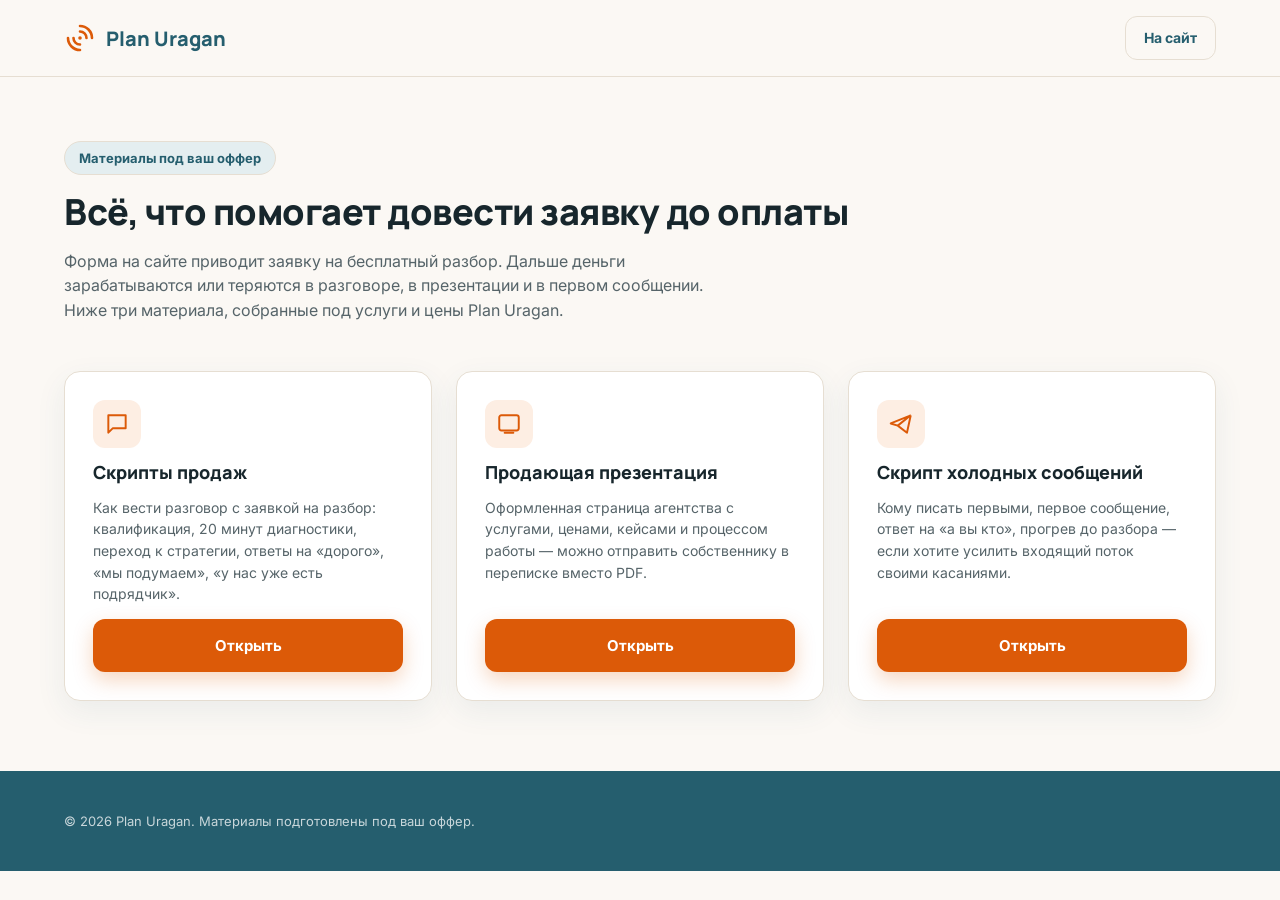
<file: materials.html>
<!DOCTYPE html>
<html lang="ru">
<head>
<meta charset="UTF-8">
<meta name="viewport" content="width=device-width, initial-scale=1.0">
<title>Материалы под ваш оффер — Plan Uragan</title>
<link rel="preconnect" href="https://fonts.googleapis.com">
<link rel="preconnect" href="https://fonts.gstatic.com" crossorigin>
<link href="https://fonts.googleapis.com/css2?family=Inter:wght@400;500;600;700&family=Manrope:wght@500;600;700;800&display=swap" rel="stylesheet">
<link rel="stylesheet" href="styles.css">
</head>
<body>

<header class="doc-header">
  <div class="container doc-bar">
    <a href="index.html" class="logo">
      <svg class="logo__icon" width="32" height="32" viewBox="0 0 32 32" fill="none" aria-hidden="true"><path d="M16 4A12 12 0 0 1 28 16" stroke="currentColor" stroke-width="2.6" stroke-linecap="round"/><path d="M16 28A12 12 0 0 1 4 16" stroke="currentColor" stroke-width="2.6" stroke-linecap="round"/><path d="M16 9.5A6.5 6.5 0 0 1 22.5 16" stroke="currentColor" stroke-width="2.6" stroke-linecap="round"/><path d="M16 22.5A6.5 6.5 0 0 1 9.5 16" stroke="currentColor" stroke-width="2.6" stroke-linecap="round"/><circle cx="16" cy="16" r="1.8" fill="currentColor"/></svg>
      <span>Plan Uragan</span>
    </a>
    <div class="doc-bar__actions">
      <a href="index.html" class="btn btn--ghost btn--sm">На сайт</a>
    </div>
  </div>
</header>

<main class="container doc-hero">
  <span class="tag">Материалы под ваш оффер</span>
  <h1>Всё, что помогает довести заявку до оплаты</h1>
  <p>Форма на сайте приводит заявку на бесплатный разбор. Дальше деньги зарабатываются или теряются в разговоре, в презентации и в первом сообщении. Ниже три материала, собранные под услуги и цены Plan Uragan.</p>
</main>

<section class="container doc-section">
  <div class="material-grid">
    <div class="material-card">
      <div class="material-card__icon"><svg width="26" height="26" viewBox="0 0 24 24" fill="none"><path d="M4 4H20V16H8L4 20V4Z" stroke="#dc5a08" stroke-width="1.8" stroke-linejoin="round"/></svg></div>
      <h3>Скрипты продаж</h3>
      <p>Как вести разговор с заявкой на разбор: квалификация, 20 минут диагностики, переход к стратегии, ответы на «дорого», «мы подумаем», «у нас уже есть подрядчик».</p>
      <a href="scripts.html" class="btn btn--primary btn--block">Открыть</a>
    </div>
    <div class="material-card">
      <div class="material-card__icon"><svg width="26" height="26" viewBox="0 0 24 24" fill="none"><rect x="3" y="4" width="18" height="14" rx="2" stroke="#dc5a08" stroke-width="1.8"/><path d="M8 20H16" stroke="#dc5a08" stroke-width="1.8" stroke-linecap="round"/></svg></div>
      <h3>Продающая презентация</h3>
      <p>Оформленная страница агентства с услугами, ценами, кейсами и процессом работы — можно отправить собственнику в переписке вместо PDF.</p>
      <a href="presentation.html" class="btn btn--primary btn--block">Открыть</a>
    </div>
    <div class="material-card">
      <div class="material-card__icon"><svg width="26" height="26" viewBox="0 0 24 24" fill="none"><path d="M21 4L2.5 11.5L9 13.5M21 4L17.5 20L9 13.5M21 4L9 13.5" stroke="#dc5a08" stroke-width="1.8" stroke-linejoin="round"/></svg></div>
      <h3>Скрипт холодных сообщений</h3>
      <p>Кому писать первыми, первое сообщение, ответ на «а вы кто», прогрев до разбора — если хотите усилить входящий поток своими касаниями.</p>
      <a href="outreach.html" class="btn btn--primary btn--block">Открыть</a>
    </div>
  </div>
</section>

<footer class="footer">
  <div class="container footer__bottom">
    <span>© <span id="year"></span> Plan Uragan. Материалы подготовлены под ваш оффер.</span>
  </div>
</footer>

<script>document.getElementById('year').textContent = new Date().getFullYear();</script>
</body>
</html>
</file>
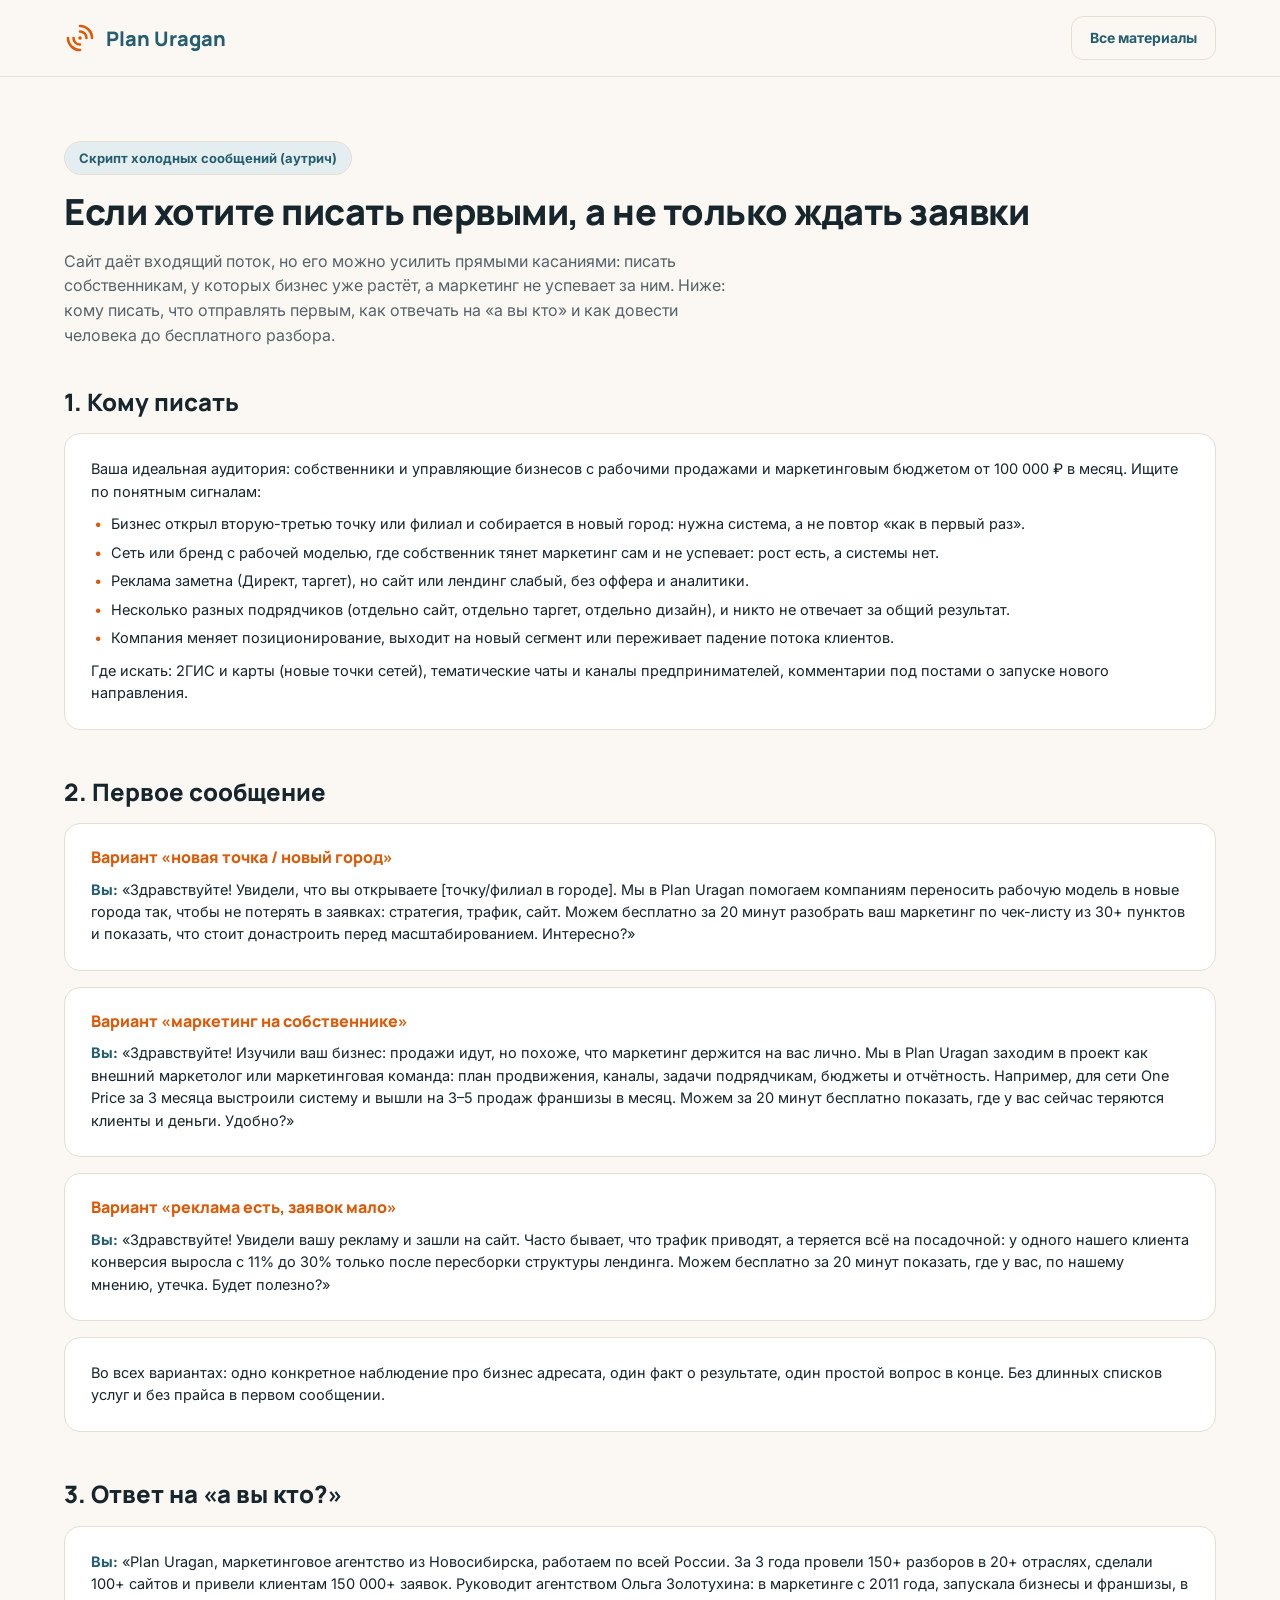
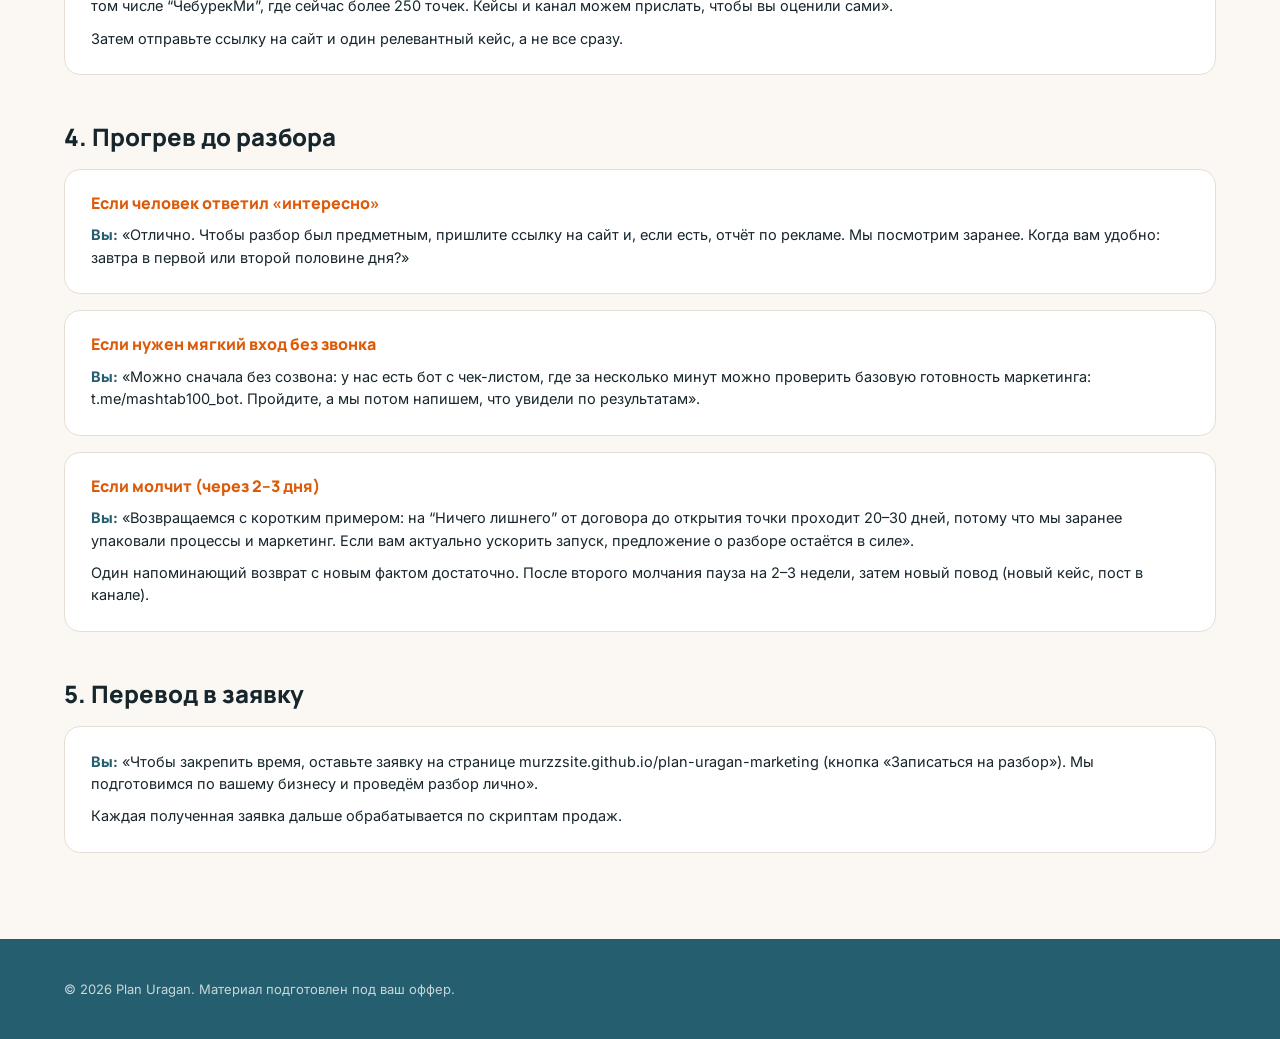
<file: outreach.html>
<!DOCTYPE html>
<html lang="ru">
<head>
<meta charset="UTF-8">
<meta name="viewport" content="width=device-width, initial-scale=1.0">
<title>Скрипт холодных сообщений — Plan Uragan</title>
<link rel="preconnect" href="https://fonts.googleapis.com">
<link rel="preconnect" href="https://fonts.gstatic.com" crossorigin>
<link href="https://fonts.googleapis.com/css2?family=Inter:wght@400;500;600;700&family=Manrope:wght@500;600;700;800&display=swap" rel="stylesheet">
<link rel="stylesheet" href="styles.css">
</head>
<body>

<header class="doc-header">
  <div class="container doc-bar">
    <a href="index.html" class="logo">
      <svg class="logo__icon" width="32" height="32" viewBox="0 0 32 32" fill="none" aria-hidden="true"><path d="M16 4A12 12 0 0 1 28 16" stroke="currentColor" stroke-width="2.6" stroke-linecap="round"/><path d="M16 28A12 12 0 0 1 4 16" stroke="currentColor" stroke-width="2.6" stroke-linecap="round"/><path d="M16 9.5A6.5 6.5 0 0 1 22.5 16" stroke="currentColor" stroke-width="2.6" stroke-linecap="round"/><path d="M16 22.5A6.5 6.5 0 0 1 9.5 16" stroke="currentColor" stroke-width="2.6" stroke-linecap="round"/><circle cx="16" cy="16" r="1.8" fill="currentColor"/></svg>
      <span>Plan Uragan</span>
    </a>
    <div class="doc-bar__actions">
      <a href="materials.html" class="btn btn--ghost btn--sm">Все материалы</a>
    </div>
  </div>
</header>

<main class="container doc-hero">
  <span class="tag">Скрипт холодных сообщений (аутрич)</span>
  <h1>Если хотите писать первыми, а не только ждать заявки</h1>
  <p>Сайт даёт входящий поток, но его можно усилить прямыми касаниями: писать собственникам, у которых бизнес уже растёт, а маркетинг не успевает за ним. Ниже: кому писать, что отправлять первым, как отвечать на «а вы кто» и как довести человека до бесплатного разбора.</p>
</main>

<section class="container doc-section">

  <h2>1. Кому писать</h2>
  <div class="script-block">
    <p>Ваша идеальная аудитория: собственники и управляющие бизнесов с рабочими продажами и маркетинговым бюджетом от 100 000 ₽ в месяц. Ищите по понятным сигналам:</p>
    <ul>
      <li>Бизнес открыл вторую-третью точку или филиал и собирается в новый город: нужна система, а не повтор «как в первый раз».</li>
      <li>Сеть или бренд с рабочей моделью, где собственник тянет маркетинг сам и не успевает: рост есть, а системы нет.</li>
      <li>Реклама заметна (Директ, таргет), но сайт или лендинг слабый, без оффера и аналитики.</li>
      <li>Несколько разных подрядчиков (отдельно сайт, отдельно таргет, отдельно дизайн), и никто не отвечает за общий результат.</li>
      <li>Компания меняет позиционирование, выходит на новый сегмент или переживает падение потока клиентов.</li>
    </ul>
    <p>Где искать: 2ГИС и карты (новые точки сетей), тематические чаты и каналы предпринимателей, комментарии под постами о запуске нового направления.</p>
  </div>

  <h2>2. Первое сообщение</h2>
  <div class="script-block">
    <h3>Вариант «новая точка / новый город»</h3>
    <p><span class="who">Вы:</span> «Здравствуйте! Увидели, что вы открываете [точку/филиал в городе]. Мы в Plan Uragan помогаем компаниям переносить рабочую модель в новые города так, чтобы не потерять в заявках: стратегия, трафик, сайт. Можем бесплатно за 20 минут разобрать ваш маркетинг по чек-листу из 30+ пунктов и показать, что стоит донастроить перед масштабированием. Интересно?»</p>
  </div>
  <div class="script-block">
    <h3>Вариант «маркетинг на собственнике»</h3>
    <p><span class="who">Вы:</span> «Здравствуйте! Изучили ваш бизнес: продажи идут, но похоже, что маркетинг держится на вас лично. Мы в Plan Uragan заходим в проект как внешний маркетолог или маркетинговая команда: план продвижения, каналы, задачи подрядчикам, бюджеты и отчётность. Например, для сети One Price за 3 месяца выстроили систему и вышли на 3–5 продаж франшизы в месяц. Можем за 20 минут бесплатно показать, где у вас сейчас теряются клиенты и деньги. Удобно?»</p>
  </div>
  <div class="script-block">
    <h3>Вариант «реклама есть, заявок мало»</h3>
    <p><span class="who">Вы:</span> «Здравствуйте! Увидели вашу рекламу и зашли на сайт. Часто бывает, что трафик приводят, а теряется всё на посадочной: у одного нашего клиента конверсия выросла с 11% до 30% только после пересборки структуры лендинга. Можем бесплатно за 20 минут показать, где у вас, по нашему мнению, утечка. Будет полезно?»</p>
  </div>
  <div class="script-block">
    <p>Во всех вариантах: одно конкретное наблюдение про бизнес адресата, один факт о результате, один простой вопрос в конце. Без длинных списков услуг и без прайса в первом сообщении.</p>
  </div>

  <h2>3. Ответ на «а вы кто?»</h2>
  <div class="script-block">
    <p><span class="who">Вы:</span> «Plan Uragan, маркетинговое агентство из Новосибирска, работаем по всей России. За 3 года провели 150+ разборов в 20+ отраслях, сделали 100+ сайтов и привели клиентам 150 000+ заявок. Руководит агентством Ольга Золотухина: в маркетинге с 2011 года, запускала бизнесы и франшизы, в том числе “ЧебурекМи”, где сейчас более 250 точек. Кейсы и канал можем прислать, чтобы вы оценили сами».</p>
    <p>Затем отправьте ссылку на сайт и один релевантный кейс, а не все сразу.</p>
  </div>

  <h2>4. Прогрев до разбора</h2>
  <div class="script-block">
    <h3>Если человек ответил «интересно»</h3>
    <p><span class="who">Вы:</span> «Отлично. Чтобы разбор был предметным, пришлите ссылку на сайт и, если есть, отчёт по рекламе. Мы посмотрим заранее. Когда вам удобно: завтра в первой или второй половине дня?»</p>
  </div>
  <div class="script-block">
    <h3>Если нужен мягкий вход без звонка</h3>
    <p><span class="who">Вы:</span> «Можно сначала без созвона: у нас есть бот с чек-листом, где за несколько минут можно проверить базовую готовность маркетинга: t.me/mashtab100_bot. Пройдите, а мы потом напишем, что увидели по результатам».</p>
  </div>
  <div class="script-block">
    <h3>Если молчит (через 2–3 дня)</h3>
    <p><span class="who">Вы:</span> «Возвращаемся с коротким примером: на “Ничего лишнего” от договора до открытия точки проходит 20–30 дней, потому что мы заранее упаковали процессы и маркетинг. Если вам актуально ускорить запуск, предложение о разборе остаётся в силе».</p>
    <p>Один напоминающий возврат с новым фактом достаточно. После второго молчания пауза на 2–3 недели, затем новый повод (новый кейс, пост в канале).</p>
  </div>

  <h2>5. Перевод в заявку</h2>
  <div class="script-block">
    <p><span class="who">Вы:</span> «Чтобы закрепить время, оставьте заявку на странице murzzsite.github.io/plan-uragan-marketing (кнопка «Записаться на разбор»). Мы подготовимся по вашему бизнесу и проведём разбор лично».</p>
    <p>Каждая полученная заявка дальше обрабатывается по скриптам продаж.</p>
  </div>
</section>

<footer class="footer">
  <div class="container footer__bottom">
    <span>© <span id="year"></span> Plan Uragan. Материал подготовлен под ваш оффер.</span>
  </div>
</footer>

<script>document.getElementById('year').textContent = new Date().getFullYear();</script>
</body>
</html>
</file>
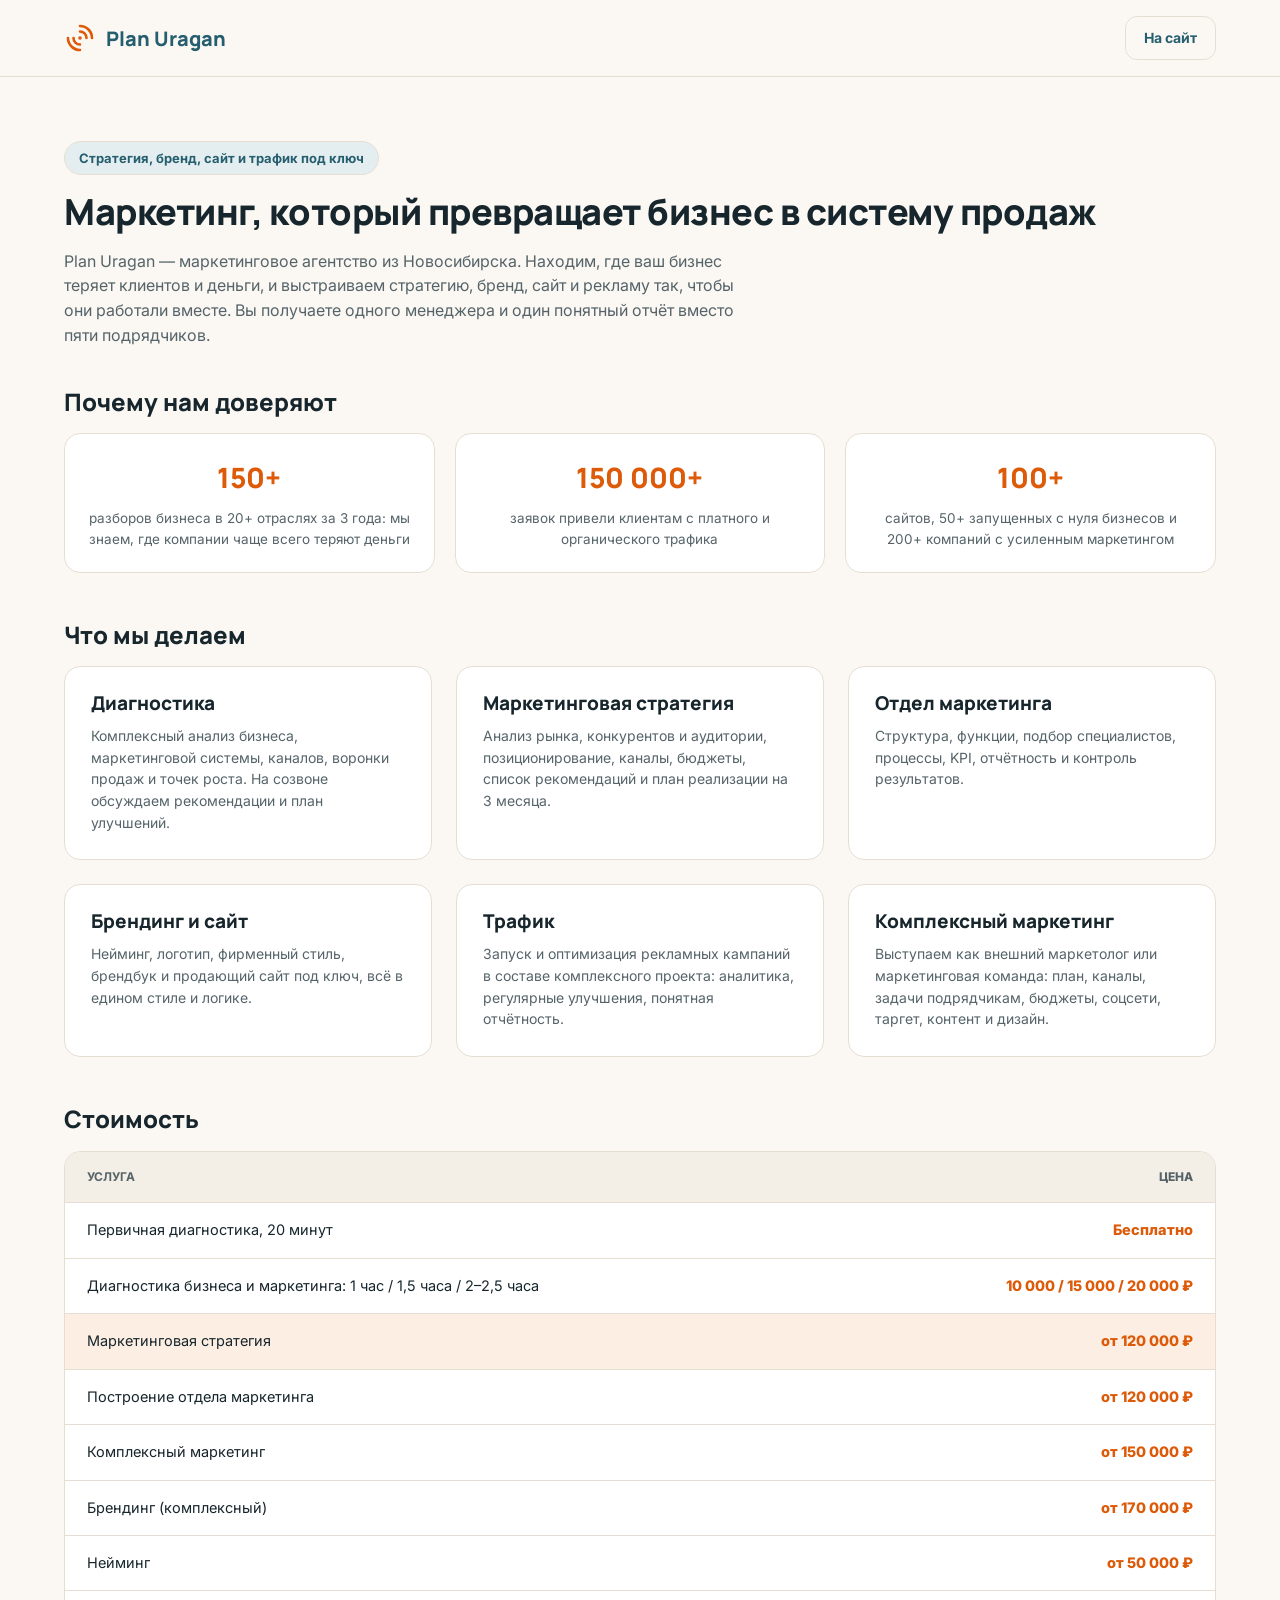
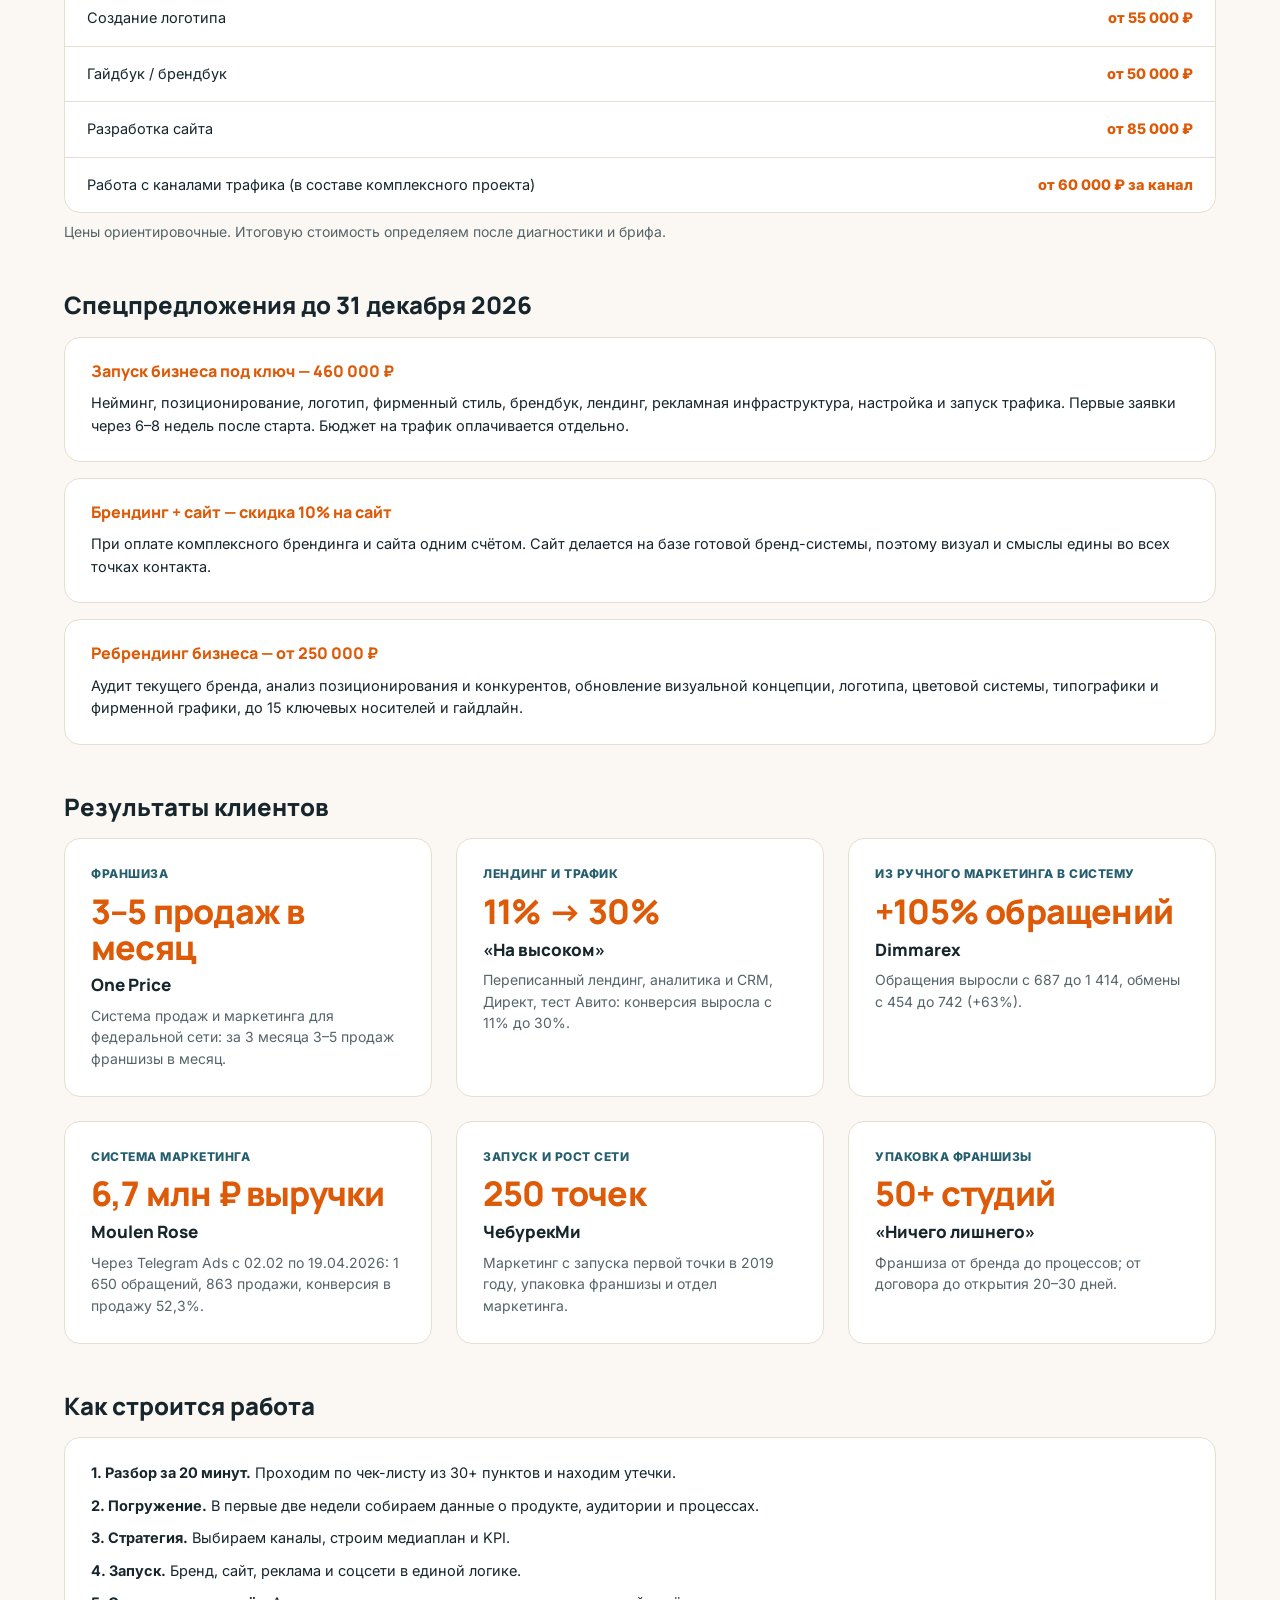
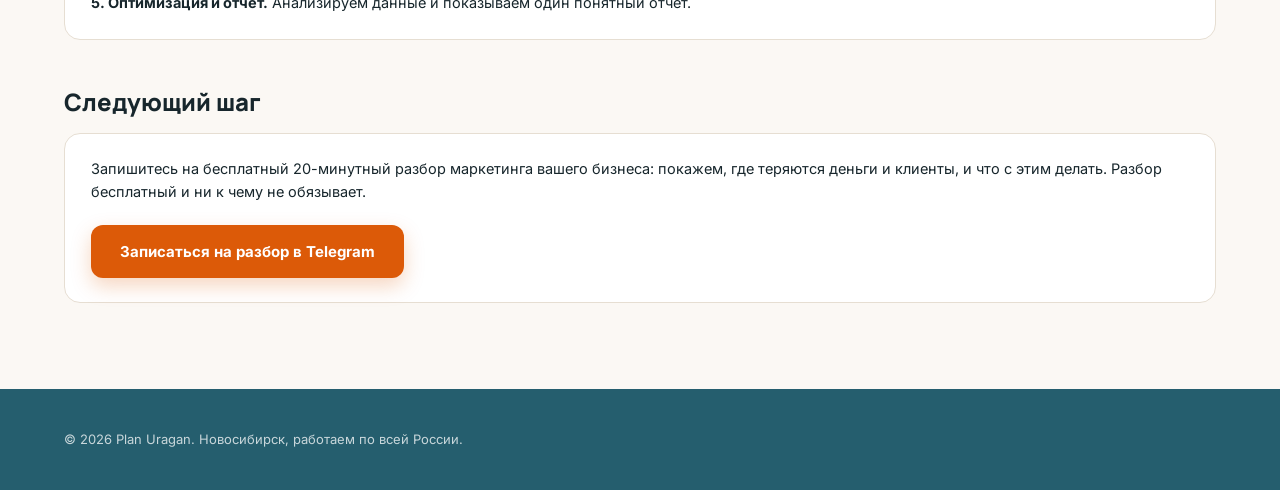
<file: presentation.html>
<!DOCTYPE html>
<html lang="ru">
<head>
<meta charset="UTF-8">
<meta name="viewport" content="width=device-width, initial-scale=1.0">
<title>Plan Uragan — маркетинговое агентство стратегий и креатива</title>
<link rel="preconnect" href="https://fonts.googleapis.com">
<link rel="preconnect" href="https://fonts.gstatic.com" crossorigin>
<link href="https://fonts.googleapis.com/css2?family=Inter:wght@400;500;600;700&family=Manrope:wght@500;600;700;800&display=swap" rel="stylesheet">
<link rel="stylesheet" href="styles.css">
</head>
<body>

<header class="doc-header">
  <div class="container doc-bar">
    <a href="index.html" class="logo">
      <svg class="logo__icon" width="32" height="32" viewBox="0 0 32 32" fill="none" aria-hidden="true"><path d="M16 4A12 12 0 0 1 28 16" stroke="currentColor" stroke-width="2.6" stroke-linecap="round"/><path d="M16 28A12 12 0 0 1 4 16" stroke="currentColor" stroke-width="2.6" stroke-linecap="round"/><path d="M16 9.5A6.5 6.5 0 0 1 22.5 16" stroke="currentColor" stroke-width="2.6" stroke-linecap="round"/><path d="M16 22.5A6.5 6.5 0 0 1 9.5 16" stroke="currentColor" stroke-width="2.6" stroke-linecap="round"/><circle cx="16" cy="16" r="1.8" fill="currentColor"/></svg>
      <span>Plan Uragan</span>
    </a>
    <div class="doc-bar__actions">
      <a href="index.html" class="btn btn--ghost btn--sm">На сайт</a>
    </div>
  </div>
</header>

<main class="container doc-hero">
  <span class="tag">Стратегия, бренд, сайт и трафик под ключ</span>
  <h1>Маркетинг, который превращает бизнес в систему продаж</h1>
  <p>Plan Uragan — маркетинговое агентство из Новосибирска. Находим, где ваш бизнес теряет клиентов и деньги, и выстраиваем стратегию, бренд, сайт и рекламу так, чтобы они работали вместе. Вы получаете одного менеджера и один понятный отчёт вместо пяти подрядчиков.</p>
</main>

<section class="container doc-section">
  <h2>Почему нам доверяют</h2>
  <div class="usp-grid">
    <div class="usp"><span class="usp__num">150+</span><p>разборов бизнеса в 20+ отраслях за 3 года: мы знаем, где компании чаще всего теряют деньги</p></div>
    <div class="usp"><span class="usp__num">150 000+</span><p>заявок привели клиентам с платного и органического трафика</p></div>
    <div class="usp"><span class="usp__num">100+</span><p>сайтов, 50+ запущенных с нуля бизнесов и 200+ компаний с усиленным маркетингом</p></div>
  </div>

  <h2>Что мы делаем</h2>
  <div class="grid grid--3">
    <div class="service"><h3>Диагностика</h3><p>Комплексный анализ бизнеса, маркетинговой системы, каналов, воронки продаж и точек роста. На созвоне обсуждаем рекомендации и план улучшений.</p></div>
    <div class="service"><h3>Маркетинговая стратегия</h3><p>Анализ рынка, конкурентов и аудитории, позиционирование, каналы, бюджеты, список рекомендаций и план реализации на 3 месяца.</p></div>
    <div class="service"><h3>Отдел маркетинга</h3><p>Структура, функции, подбор специалистов, процессы, KPI, отчётность и контроль результатов.</p></div>
    <div class="service"><h3>Брендинг и сайт</h3><p>Нейминг, логотип, фирменный стиль, брендбук и продающий сайт под ключ, всё в едином стиле и логике.</p></div>
    <div class="service"><h3>Трафик</h3><p>Запуск и оптимизация рекламных кампаний в составе комплексного проекта: аналитика, регулярные улучшения, понятная отчётность.</p></div>
    <div class="service"><h3>Комплексный маркетинг</h3><p>Выступаем как внешний маркетолог или маркетинговая команда: план, каналы, задачи подрядчикам, бюджеты, соцсети, таргет, контент и дизайн.</p></div>
  </div>

  <h2>Стоимость</h2>
  <div class="doc-price-table">
    <div class="doc-price-row doc-price-row--head"><span>Услуга</span><span>Цена</span></div>
    <div class="doc-price-row"><span>Первичная диагностика, 20 минут</span><span>Бесплатно</span></div>
    <div class="doc-price-row"><span>Диагностика бизнеса и маркетинга: 1 час / 1,5 часа / 2–2,5 часа</span><span>10 000 / 15 000 / 20 000 ₽</span></div>
    <div class="doc-price-row doc-price-row--highlight"><span>Маркетинговая стратегия</span><span>от 120 000 ₽</span></div>
    <div class="doc-price-row"><span>Построение отдела маркетинга</span><span>от 120 000 ₽</span></div>
    <div class="doc-price-row"><span>Комплексный маркетинг</span><span>от 150 000 ₽</span></div>
    <div class="doc-price-row"><span>Брендинг (комплексный)</span><span>от 170 000 ₽</span></div>
    <div class="doc-price-row"><span>Нейминг</span><span>от 50 000 ₽</span></div>
    <div class="doc-price-row"><span>Создание логотипа</span><span>от 55 000 ₽</span></div>
    <div class="doc-price-row"><span>Гайдбук / брендбук</span><span>от 50 000 ₽</span></div>
    <div class="doc-price-row"><span>Разработка сайта</span><span>от 85 000 ₽</span></div>
    <div class="doc-price-row"><span>Работа с каналами трафика (в составе комплексного проекта)</span><span>от 60 000 ₽ за канал</span></div>
  </div>
  <p style="color:var(--text-dim); font-size:14px; margin-bottom:40px;">Цены ориентировочные. Итоговую стоимость определяем после диагностики и брифа.</p>

  <h2>Спецпредложения до 31 декабря 2026</h2>
  <div class="script-block">
    <h3>Запуск бизнеса под ключ — 460 000 ₽</h3>
    <p>Нейминг, позиционирование, логотип, фирменный стиль, брендбук, лендинг, рекламная инфраструктура, настройка и запуск трафика. Первые заявки через 6–8 недель после старта. Бюджет на трафик оплачивается отдельно.</p>
  </div>
  <div class="script-block">
    <h3>Брендинг + сайт — скидка 10% на сайт</h3>
    <p>При оплате комплексного брендинга и сайта одним счётом. Сайт делается на базе готовой бренд-системы, поэтому визуал и смыслы едины во всех точках контакта.</p>
  </div>
  <div class="script-block">
    <h3>Ребрендинг бизнеса — от 250 000 ₽</h3>
    <p>Аудит текущего бренда, анализ позиционирования и конкурентов, обновление визуальной концепции, логотипа, цветовой системы, типографики и фирменной графики, до 15 ключевых носителей и гайдлайн.</p>
  </div>

  <h2>Результаты клиентов</h2>
  <div class="grid grid--3">
    <div class="case"><span class="case__tag">Франшиза</span><span class="case__metric">3–5 продаж в месяц</span><h3>One Price</h3><p>Система продаж и маркетинга для федеральной сети: за 3 месяца 3–5 продаж франшизы в месяц.</p></div>
    <div class="case"><span class="case__tag">Лендинг и трафик</span><span class="case__metric">11% → 30%</span><h3>«На высоком»</h3><p>Переписанный лендинг, аналитика и CRM, Директ, тест Авито: конверсия выросла с 11% до 30%.</p></div>
    <div class="case"><span class="case__tag">Из ручного маркетинга в систему</span><span class="case__metric">+105% обращений</span><h3>Dimmarex</h3><p>Обращения выросли с 687 до 1 414, обмены с 454 до 742 (+63%).</p></div>
    <div class="case"><span class="case__tag">Система маркетинга</span><span class="case__metric">6,7 млн ₽ выручки</span><h3>Moulen Rose</h3><p>Через Telegram Ads с 02.02 по 19.04.2026: 1 650 обращений, 863 продажи, конверсия в продажу 52,3%.</p></div>
    <div class="case"><span class="case__tag">Запуск и рост сети</span><span class="case__metric">250 точек</span><h3>ЧебурекМи</h3><p>Маркетинг с запуска первой точки в 2019 году, упаковка франшизы и отдел маркетинга.</p></div>
    <div class="case"><span class="case__tag">Упаковка франшизы</span><span class="case__metric">50+ студий</span><h3>«Ничего лишнего»</h3><p>Франшиза от бренда до процессов; от договора до открытия 20–30 дней.</p></div>
  </div>

  <h2>Как строится работа</h2>
  <div class="script-block">
    <p><b>1. Разбор за 20 минут.</b> Проходим по чек-листу из 30+ пунктов и находим утечки.</p>
    <p><b>2. Погружение.</b> В первые две недели собираем данные о продукте, аудитории и процессах.</p>
    <p><b>3. Стратегия.</b> Выбираем каналы, строим медиаплан и KPI.</p>
    <p><b>4. Запуск.</b> Бренд, сайт, реклама и соцсети в единой логике.</p>
    <p><b>5. Оптимизация и отчёт.</b> Анализируем данные и показываем один понятный отчёт.</p>
  </div>

  <h2>Следующий шаг</h2>
  <div class="script-block">
    <p>Запишитесь на бесплатный 20-минутный разбор маркетинга вашего бизнеса: покажем, где теряются деньги и клиенты, и что с этим делать. Разбор бесплатный и ни к чему не обязывает.</p>
    <a href="https://t.me/OlgaMarketing1" target="_blank" rel="noopener" class="btn btn--primary" style="margin-top:12px;">Записаться на разбор в Telegram</a>
  </div>
</section>

<footer class="footer">
  <div class="container footer__bottom">
    <span>© <span id="year"></span> Plan Uragan. Новосибирск, работаем по всей России.</span>
  </div>
</footer>

<script>document.getElementById('year').textContent = new Date().getFullYear();</script>
</body>
</html>
</file>
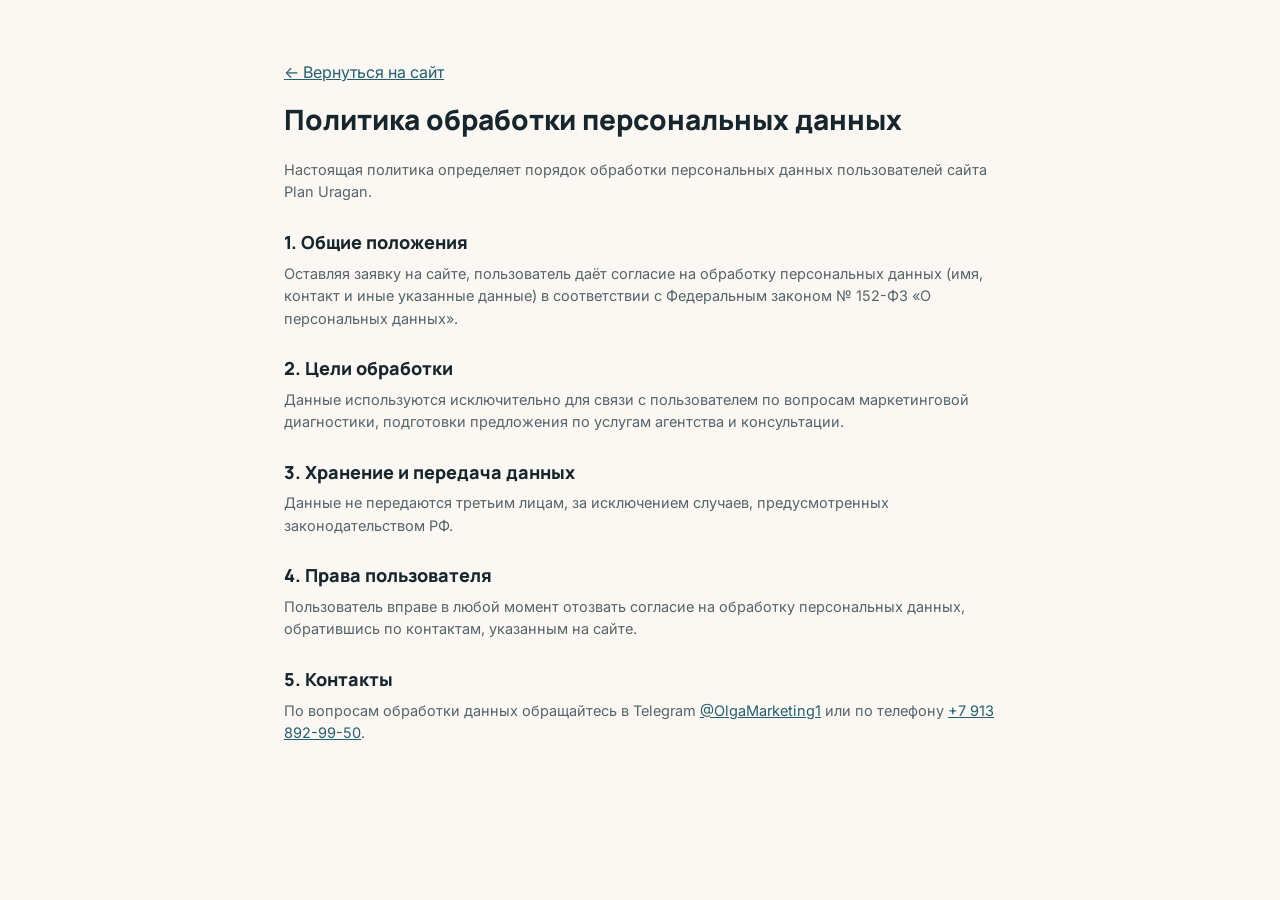
<file: privacy.html>
<!DOCTYPE html>
<html lang="ru">
<head>
<meta charset="UTF-8">
<meta name="viewport" content="width=device-width, initial-scale=1.0">
<title>Политика обработки персональных данных — Plan Uragan</title>
<link rel="preconnect" href="https://fonts.googleapis.com">
<link rel="preconnect" href="https://fonts.gstatic.com" crossorigin>
<link href="https://fonts.googleapis.com/css2?family=Inter:wght@400;500;600;700&family=Manrope:wght@500;600;700;800&display=swap" rel="stylesheet">
<link rel="stylesheet" href="styles.css">
<style>
  .legal { max-width: 760px; margin: 0 auto; padding: 60px 24px 100px; color: var(--text); }
  .legal h1 { font-size: 28px; margin: 18px 0 24px; }
  .legal h2 { font-size: 18px; margin: 28px 0 10px; }
  .legal p, .legal li { color: var(--text-dim); font-size: 14.5px; margin-bottom: 10px; }
  .legal a { color: var(--brand); text-decoration: underline; }
</style>
</head>
<body>
<div class="legal">
  <a href="index.html">← Вернуться на сайт</a>
  <h1>Политика обработки персональных данных</h1>
  <p>Настоящая политика определяет порядок обработки персональных данных пользователей сайта Plan Uragan.</p>

  <h2>1. Общие положения</h2>
  <p>Оставляя заявку на сайте, пользователь даёт согласие на обработку персональных данных (имя, контакт и иные указанные данные) в соответствии с Федеральным законом № 152-ФЗ «О персональных данных».</p>

  <h2>2. Цели обработки</h2>
  <p>Данные используются исключительно для связи с пользователем по вопросам маркетинговой диагностики, подготовки предложения по услугам агентства и консультации.</p>

  <h2>3. Хранение и передача данных</h2>
  <p>Данные не передаются третьим лицам, за исключением случаев, предусмотренных законодательством РФ.</p>

  <h2>4. Права пользователя</h2>
  <p>Пользователь вправе в любой момент отозвать согласие на обработку персональных данных, обратившись по контактам, указанным на сайте.</p>

  <h2>5. Контакты</h2>
  <p>По вопросам обработки данных обращайтесь в Telegram <a href="https://t.me/OlgaMarketing1" target="_blank" rel="noopener">@OlgaMarketing1</a> или по телефону <a href="tel:+79138929950">+7 913 892-99-50</a>.</p>
</div>
</body>
</html>
</file>
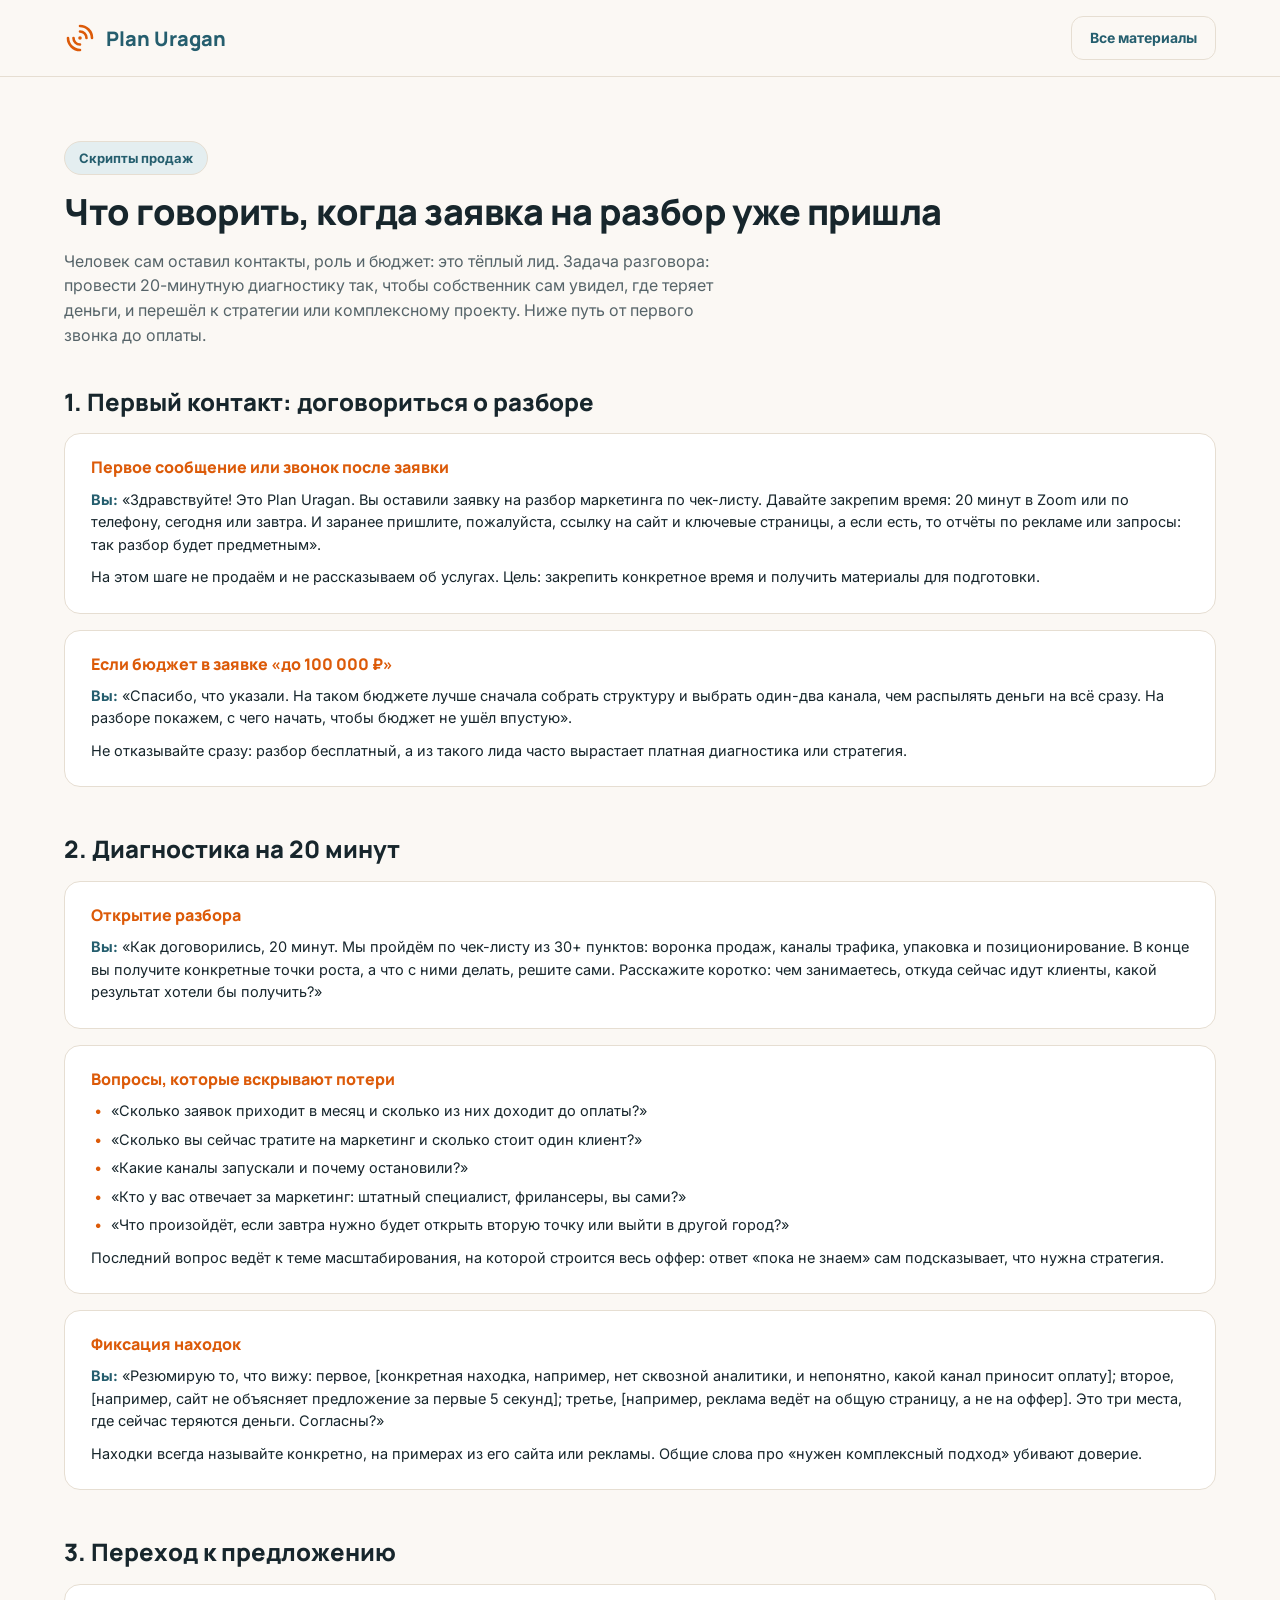
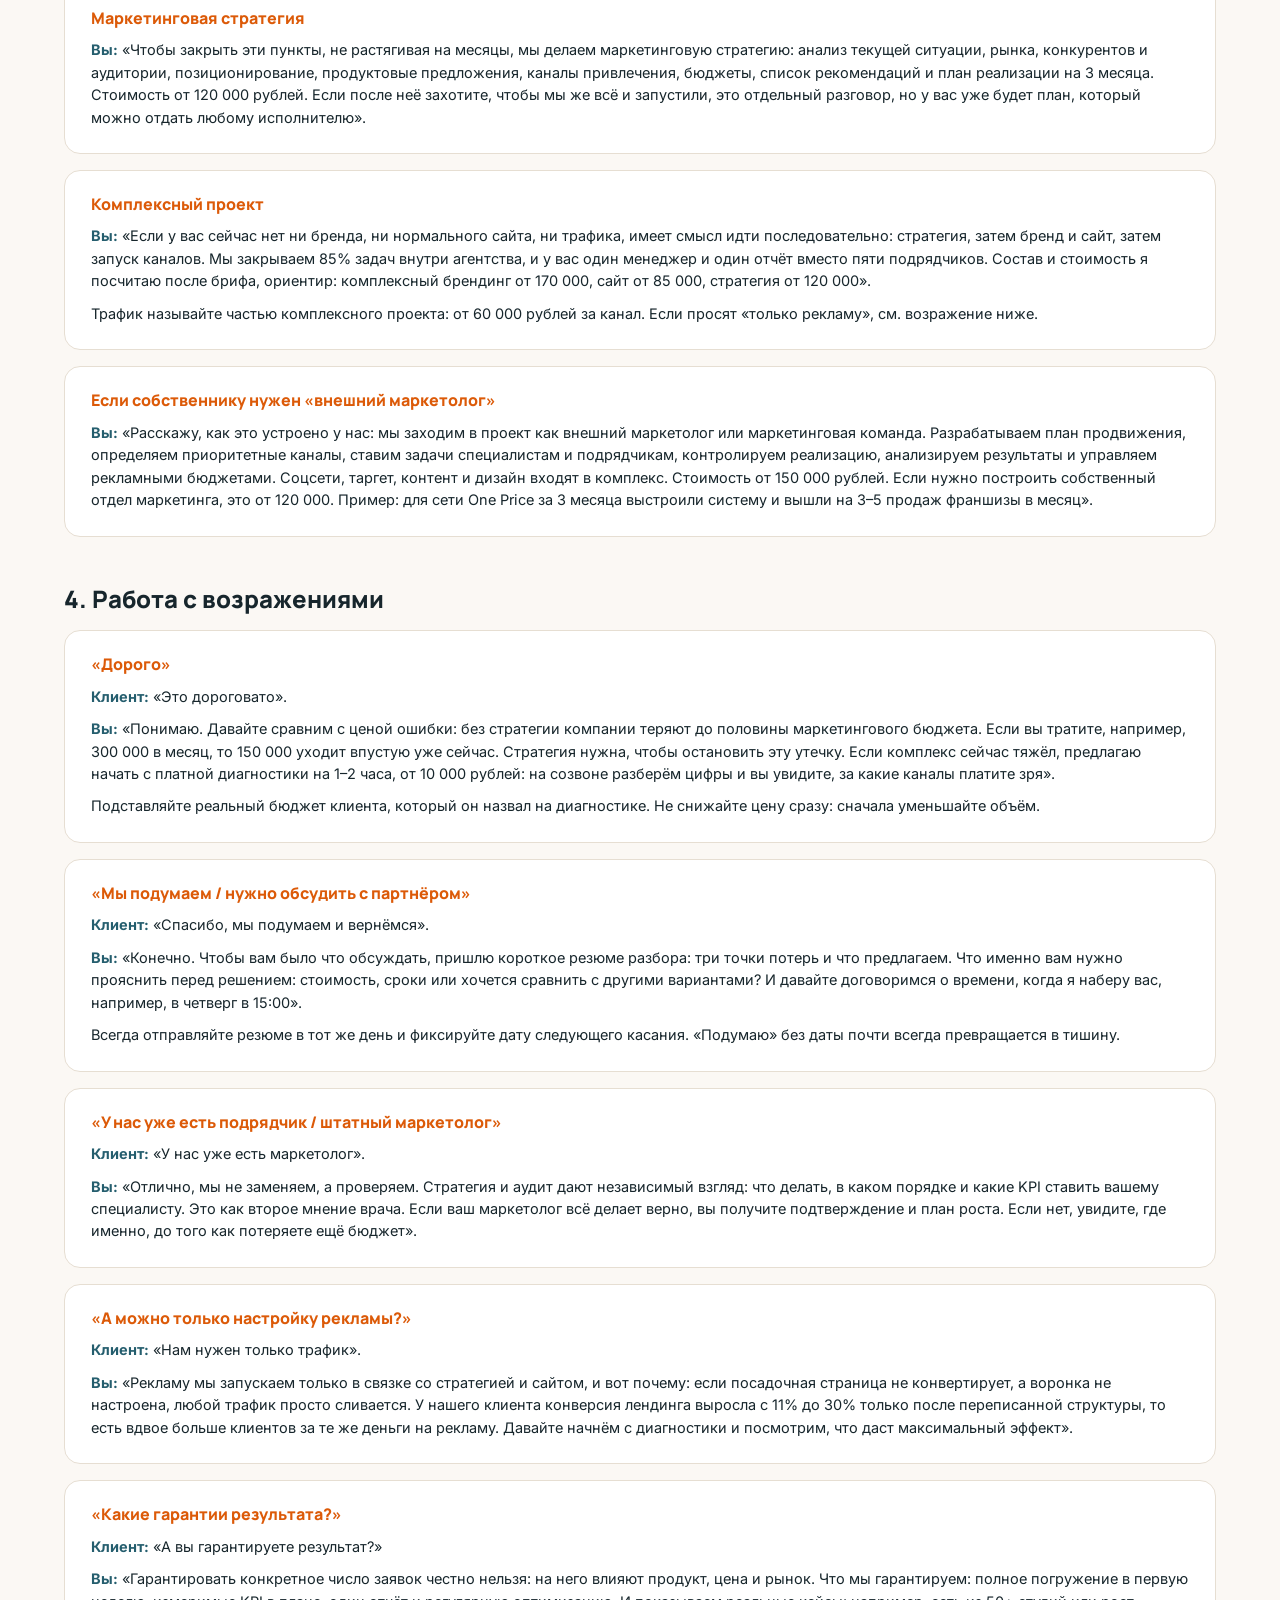
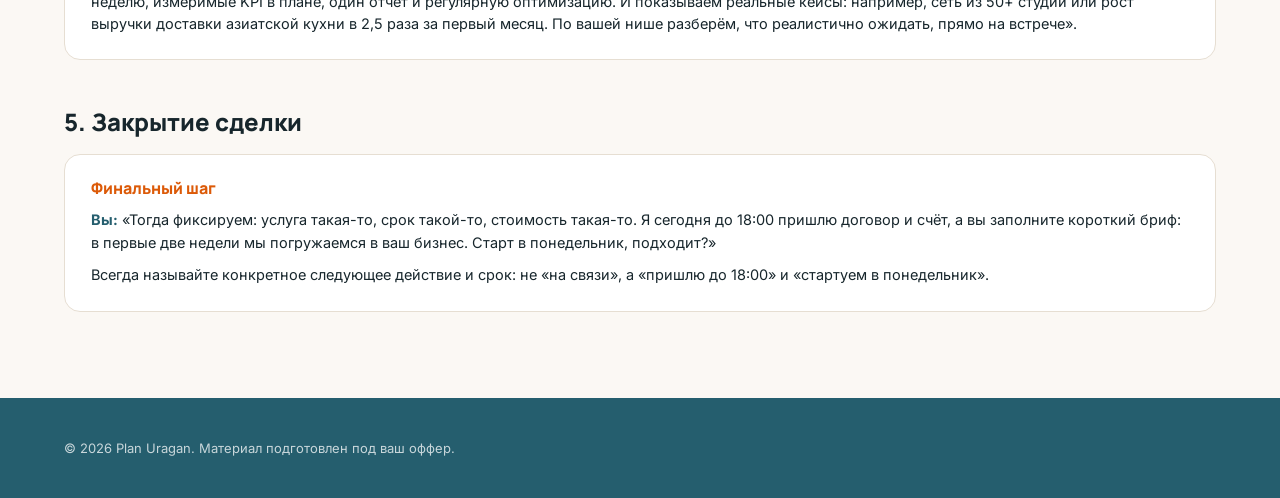
<file: scripts.html>
<!DOCTYPE html>
<html lang="ru">
<head>
<meta charset="UTF-8">
<meta name="viewport" content="width=device-width, initial-scale=1.0">
<title>Скрипты продаж — Plan Uragan</title>
<link rel="preconnect" href="https://fonts.googleapis.com">
<link rel="preconnect" href="https://fonts.gstatic.com" crossorigin>
<link href="https://fonts.googleapis.com/css2?family=Inter:wght@400;500;600;700&family=Manrope:wght@500;600;700;800&display=swap" rel="stylesheet">
<link rel="stylesheet" href="styles.css">
</head>
<body>

<header class="doc-header">
  <div class="container doc-bar">
    <a href="index.html" class="logo">
      <svg class="logo__icon" width="32" height="32" viewBox="0 0 32 32" fill="none" aria-hidden="true"><path d="M16 4A12 12 0 0 1 28 16" stroke="currentColor" stroke-width="2.6" stroke-linecap="round"/><path d="M16 28A12 12 0 0 1 4 16" stroke="currentColor" stroke-width="2.6" stroke-linecap="round"/><path d="M16 9.5A6.5 6.5 0 0 1 22.5 16" stroke="currentColor" stroke-width="2.6" stroke-linecap="round"/><path d="M16 22.5A6.5 6.5 0 0 1 9.5 16" stroke="currentColor" stroke-width="2.6" stroke-linecap="round"/><circle cx="16" cy="16" r="1.8" fill="currentColor"/></svg>
      <span>Plan Uragan</span>
    </a>
    <div class="doc-bar__actions">
      <a href="materials.html" class="btn btn--ghost btn--sm">Все материалы</a>
    </div>
  </div>
</header>

<main class="container doc-hero">
  <span class="tag">Скрипты продаж</span>
  <h1>Что говорить, когда заявка на разбор уже пришла</h1>
  <p>Человек сам оставил контакты, роль и бюджет: это тёплый лид. Задача разговора: провести 20-минутную диагностику так, чтобы собственник сам увидел, где теряет деньги, и перешёл к стратегии или комплексному проекту. Ниже путь от первого звонка до оплаты.</p>
</main>

<section class="container doc-section">

  <h2>1. Первый контакт: договориться о разборе</h2>
  <div class="script-block">
    <h3>Первое сообщение или звонок после заявки</h3>
    <p><span class="who">Вы:</span> «Здравствуйте! Это Plan Uragan. Вы оставили заявку на разбор маркетинга по чек-листу. Давайте закрепим время: 20 минут в Zoom или по телефону, сегодня или завтра. И заранее пришлите, пожалуйста, ссылку на сайт и ключевые страницы, а если есть, то отчёты по рекламе или запросы: так разбор будет предметным».</p>
    <p>На этом шаге не продаём и не рассказываем об услугах. Цель: закрепить конкретное время и получить материалы для подготовки.</p>
  </div>
  <div class="script-block">
    <h3>Если бюджет в заявке «до 100 000 ₽»</h3>
    <p><span class="who">Вы:</span> «Спасибо, что указали. На таком бюджете лучше сначала собрать структуру и выбрать один-два канала, чем распылять деньги на всё сразу. На разборе покажем, с чего начать, чтобы бюджет не ушёл впустую».</p>
    <p>Не отказывайте сразу: разбор бесплатный, а из такого лида часто вырастает платная диагностика или стратегия.</p>
  </div>

  <h2>2. Диагностика на 20 минут</h2>
  <div class="script-block">
    <h3>Открытие разбора</h3>
    <p><span class="who">Вы:</span> «Как договорились, 20 минут. Мы пройдём по чек-листу из 30+ пунктов: воронка продаж, каналы трафика, упаковка и позиционирование. В конце вы получите конкретные точки роста, а что с ними делать, решите сами. Расскажите коротко: чем занимаетесь, откуда сейчас идут клиенты, какой результат хотели бы получить?»</p>
  </div>
  <div class="script-block">
    <h3>Вопросы, которые вскрывают потери</h3>
    <ul>
      <li>«Сколько заявок приходит в месяц и сколько из них доходит до оплаты?»</li>
      <li>«Сколько вы сейчас тратите на маркетинг и сколько стоит один клиент?»</li>
      <li>«Какие каналы запускали и почему остановили?»</li>
      <li>«Кто у вас отвечает за маркетинг: штатный специалист, фрилансеры, вы сами?»</li>
      <li>«Что произойдёт, если завтра нужно будет открыть вторую точку или выйти в другой город?»</li>
    </ul>
    <p>Последний вопрос ведёт к теме масштабирования, на которой строится весь оффер: ответ «пока не знаем» сам подсказывает, что нужна стратегия.</p>
  </div>
  <div class="script-block">
    <h3>Фиксация находок</h3>
    <p><span class="who">Вы:</span> «Резюмирую то, что вижу: первое, [конкретная находка, например, нет сквозной аналитики, и непонятно, какой канал приносит оплату]; второе, [например, сайт не объясняет предложение за первые 5 секунд]; третье, [например, реклама ведёт на общую страницу, а не на оффер]. Это три места, где сейчас теряются деньги. Согласны?»</p>
    <p>Находки всегда называйте конкретно, на примерах из его сайта или рекламы. Общие слова про «нужен комплексный подход» убивают доверие.</p>
  </div>

  <h2>3. Переход к предложению</h2>
  <div class="script-block">
    <h3>Маркетинговая стратегия</h3>
    <p><span class="who">Вы:</span> «Чтобы закрыть эти пункты, не растягивая на месяцы, мы делаем маркетинговую стратегию: анализ текущей ситуации, рынка, конкурентов и аудитории, позиционирование, продуктовые предложения, каналы привлечения, бюджеты, список рекомендаций и план реализации на 3 месяца. Стоимость от 120 000 рублей. Если после неё захотите, чтобы мы же всё и запустили, это отдельный разговор, но у вас уже будет план, который можно отдать любому исполнителю».</p>
  </div>
  <div class="script-block">
    <h3>Комплексный проект</h3>
    <p><span class="who">Вы:</span> «Если у вас сейчас нет ни бренда, ни нормального сайта, ни трафика, имеет смысл идти последовательно: стратегия, затем бренд и сайт, затем запуск каналов. Мы закрываем 85% задач внутри агентства, и у вас один менеджер и один отчёт вместо пяти подрядчиков. Состав и стоимость я посчитаю после брифа, ориентир: комплексный брендинг от 170 000, сайт от 85 000, стратегия от 120 000».</p>
    <p>Трафик называйте частью комплексного проекта: от 60 000 рублей за канал. Если просят «только рекламу», см. возражение ниже.</p>
  </div>
  <div class="script-block">
    <h3>Если собственнику нужен «внешний маркетолог»</h3>
    <p><span class="who">Вы:</span> «Расскажу, как это устроено у нас: мы заходим в проект как внешний маркетолог или маркетинговая команда. Разрабатываем план продвижения, определяем приоритетные каналы, ставим задачи специалистам и подрядчикам, контролируем реализацию, анализируем результаты и управляем рекламными бюджетами. Соцсети, таргет, контент и дизайн входят в комплекс. Стоимость от 150 000 рублей. Если нужно построить собственный отдел маркетинга, это от 120 000. Пример: для сети One Price за 3 месяца выстроили систему и вышли на 3–5 продаж франшизы в месяц».</p>
  </div>

  <h2>4. Работа с возражениями</h2>
  <div class="script-block">
    <h3>«Дорого»</h3>
    <p><span class="who">Клиент:</span> «Это дороговато».</p>
    <p><span class="who">Вы:</span> «Понимаю. Давайте сравним с ценой ошибки: без стратегии компании теряют до половины маркетингового бюджета. Если вы тратите, например, 300 000 в месяц, то 150 000 уходит впустую уже сейчас. Стратегия нужна, чтобы остановить эту утечку. Если комплекс сейчас тяжёл, предлагаю начать с платной диагностики на 1–2 часа, от 10 000 рублей: на созвоне разберём цифры и вы увидите, за какие каналы платите зря».</p>
    <p>Подставляйте реальный бюджет клиента, который он назвал на диагностике. Не снижайте цену сразу: сначала уменьшайте объём.</p>
  </div>
  <div class="script-block">
    <h3>«Мы подумаем / нужно обсудить с партнёром»</h3>
    <p><span class="who">Клиент:</span> «Спасибо, мы подумаем и вернёмся».</p>
    <p><span class="who">Вы:</span> «Конечно. Чтобы вам было что обсуждать, пришлю короткое резюме разбора: три точки потерь и что предлагаем. Что именно вам нужно прояснить перед решением: стоимость, сроки или хочется сравнить с другими вариантами? И давайте договоримся о времени, когда я наберу вас, например, в четверг в 15:00».</p>
    <p>Всегда отправляйте резюме в тот же день и фиксируйте дату следующего касания. «Подумаю» без даты почти всегда превращается в тишину.</p>
  </div>
  <div class="script-block">
    <h3>«У нас уже есть подрядчик / штатный маркетолог»</h3>
    <p><span class="who">Клиент:</span> «У нас уже есть маркетолог».</p>
    <p><span class="who">Вы:</span> «Отлично, мы не заменяем, а проверяем. Стратегия и аудит дают независимый взгляд: что делать, в каком порядке и какие KPI ставить вашему специалисту. Это как второе мнение врача. Если ваш маркетолог всё делает верно, вы получите подтверждение и план роста. Если нет, увидите, где именно, до того как потеряете ещё бюджет».</p>
  </div>
  <div class="script-block">
    <h3>«А можно только настройку рекламы?»</h3>
    <p><span class="who">Клиент:</span> «Нам нужен только трафик».</p>
    <p><span class="who">Вы:</span> «Рекламу мы запускаем только в связке со стратегией и сайтом, и вот почему: если посадочная страница не конвертирует, а воронка не настроена, любой трафик просто сливается. У нашего клиента конверсия лендинга выросла с 11% до 30% только после переписанной структуры, то есть вдвое больше клиентов за те же деньги на рекламу. Давайте начнём с диагностики и посмотрим, что даст максимальный эффект».</p>
  </div>
  <div class="script-block">
    <h3>«Какие гарантии результата?»</h3>
    <p><span class="who">Клиент:</span> «А вы гарантируете результат?»</p>
    <p><span class="who">Вы:</span> «Гарантировать конкретное число заявок честно нельзя: на него влияют продукт, цена и рынок. Что мы гарантируем: полное погружение в первую неделю, измеримые KPI в плане, один отчёт и регулярную оптимизацию. И показываем реальные кейсы: например, сеть из 50+ студий или рост выручки доставки азиатской кухни в 2,5 раза за первый месяц. По вашей нише разберём, что реалистично ожидать, прямо на встрече».</p>
  </div>

  <h2>5. Закрытие сделки</h2>
  <div class="script-block">
    <h3>Финальный шаг</h3>
    <p><span class="who">Вы:</span> «Тогда фиксируем: услуга такая-то, срок такой-то, стоимость такая-то. Я сегодня до 18:00 пришлю договор и счёт, а вы заполните короткий бриф: в первые две недели мы погружаемся в ваш бизнес. Старт в понедельник, подходит?»</p>
    <p>Всегда называйте конкретное следующее действие и срок: не «на связи», а «пришлю до 18:00» и «стартуем в понедельник».</p>
  </div>
</section>

<footer class="footer">
  <div class="container footer__bottom">
    <span>© <span id="year"></span> Plan Uragan. Материал подготовлен под ваш оффер.</span>
  </div>
</footer>

<script>document.getElementById('year').textContent = new Date().getFullYear();</script>
</body>
</html>
</file>
<file: styles.css>
:root {
  --bg: #fbf8f4;
  --bg-alt: #f3eee6;
  --card: #ffffff;
  --border: #e6ded2;
  --text: #17262c;
  --text-dim: #566469;
  --brand: #255e6e;
  --brand-soft: #e4eef0;
  --accent: #dc5a08;
  --accent-dim: #bf4d05;
  --accent-soft: #fdeee3;
  --radius: 16px;
  --shadow: 0 10px 30px rgba(37, 94, 110, 0.08);
}

* { margin: 0; padding: 0; box-sizing: border-box; }
html { scroll-behavior: smooth; }

body {
  background: var(--bg);
  color: var(--text);
  font-family: 'Inter', sans-serif;
  line-height: 1.55;
  -webkit-font-smoothing: antialiased;
}

h1, h2, h3, h4 {
  font-family: 'Manrope', 'Inter', sans-serif;
  font-weight: 800;
  line-height: 1.15;
  color: var(--text);
}

a { text-decoration: none; color: inherit; }
ul, ol { list-style: none; }
img { max-width: 100%; display: block; }

.container { max-width: 1200px; margin: 0 auto; padding: 0 24px; }

.tag {
  display: inline-block;
  padding: 6px 14px;
  border: 1px solid var(--border);
  border-radius: 999px;
  font-size: 13px;
  color: var(--brand);
  font-weight: 700;
  margin-bottom: 16px;
  background: var(--brand-soft);
}

/* BUTTONS */
.btn {
  display: inline-flex;
  align-items: center;
  justify-content: center;
  padding: 14px 28px;
  border-radius: 12px;
  font-weight: 700;
  font-size: 15px;
  border: 1px solid transparent;
  cursor: pointer;
  transition: transform .15s ease, background .15s ease, border-color .15s ease;
  white-space: nowrap;
  font-family: inherit;
}
.btn:hover { transform: translateY(-2px); }
.btn--primary { background: var(--accent); color: #fff; box-shadow: 0 8px 20px rgba(220, 90, 8, 0.25); }
.btn--primary:hover { background: var(--accent-dim); }
.btn--ghost { background: transparent; border-color: var(--border); color: var(--brand); }
.btn--ghost:hover { border-color: var(--brand); }
.btn--lg { padding: 16px 32px; font-size: 16px; }
.btn--sm { padding: 10px 18px; font-size: 14px; }
.btn--block { width: 100%; }

/* HEADER */
.header {
  position: sticky;
  top: 0;
  z-index: 100;
  background: rgba(251, 248, 244, 0.85);
  backdrop-filter: blur(12px);
  border-bottom: 1px solid transparent;
  transition: border-color .2s ease, background .2s ease;
}
.header.scrolled { border-color: var(--border); background: rgba(251, 248, 244, 0.97); }

.header__inner {
  display: flex;
  align-items: center;
  justify-content: space-between;
  gap: 24px;
  min-width: 0;
  height: 76px;
}

.logo {
  display: flex;
  align-items: center;
  gap: 10px;
  font-family: 'Manrope', sans-serif;
  font-size: 20px;
  font-weight: 800;
  flex-shrink: 0;
  white-space: nowrap;
  color: var(--brand);
}
.logo__icon { color: var(--accent); flex-shrink: 0; }
.logo__suffix { color: var(--text-dim); font-weight: 500; font-size: 14px; }

.nav { display: flex; align-items: center; gap: 26px; min-width: 0; }
.nav a { font-size: 15px; color: var(--text-dim); white-space: nowrap; font-weight: 500; transition: color .15s ease; }
.nav a:hover { color: var(--brand); }

.header__actions { display: flex; align-items: center; gap: 16px; flex-shrink: 0; }
.header__tg { font-weight: 700; font-size: 14px; color: var(--brand); white-space: nowrap; }
.header__tg:hover { color: var(--accent); }

.burger { display: none; flex-direction: column; gap: 5px; background: none; border: none; cursor: pointer; padding: 4px; }
.burger span { width: 22px; height: 2px; background: var(--text); transition: transform .2s ease, opacity .2s ease; }
.burger.is-open span:nth-child(1) { transform: translateY(7px) rotate(45deg); }
.burger.is-open span:nth-child(2) { opacity: 0; }
.burger.is-open span:nth-child(3) { transform: translateY(-7px) rotate(-45deg); }

/* HERO */
.hero { padding: 72px 0 92px; background: linear-gradient(180deg, var(--bg) 0%, var(--bg-alt) 100%); }
.hero__inner { display: grid; grid-template-columns: 1.15fr 0.85fr; gap: 56px; align-items: center; }
.eyebrow { display: inline-block; font-size: 13px; font-weight: 700; color: var(--brand); background: var(--brand-soft); padding: 7px 14px; border-radius: 999px; }
.hero h1 { font-size: 44px; margin: 18px 0 20px; letter-spacing: -0.8px; }
.hero h1 em { font-style: normal; color: var(--accent); }
.hero__lead { color: var(--text-dim); font-size: 17px; margin-bottom: 30px; max-width: 580px; }
.hero__cta { display: flex; gap: 16px; flex-wrap: wrap; margin-bottom: 44px; }

.hero__stats { display: flex; gap: 32px; flex-wrap: wrap; }
.stat { display: flex; flex-direction: column; }
.stat__val { display: flex; align-items: baseline; }
.stat__num, .stat__plus { font-family: 'Manrope', sans-serif; font-size: 34px; font-weight: 800; color: var(--brand); }
.stat__label { font-size: 13px; color: var(--text-dim); max-width: 170px; margin-top: 4px; }

.hero__card {
  background: var(--card);
  border: 1px solid var(--border);
  border-radius: var(--radius);
  padding: 30px;
  box-shadow: var(--shadow);
}
.hero__card-top { display: flex; align-items: center; justify-content: space-between; margin-bottom: 8px; }
.hero__card-tag { font-size: 12px; color: var(--accent); font-weight: 800; text-transform: uppercase; letter-spacing: .5px; }
.hero__card-dot { width: 10px; height: 10px; border-radius: 50%; background: var(--accent); }
.hero__card h3 { font-size: 22px; margin-bottom: 18px; }
.check-list { display: flex; flex-direction: column; gap: 12px; margin-bottom: 22px; }
.check-list li { position: relative; padding-left: 30px; font-size: 14.5px; color: var(--text); }
.check-list li::before {
  content: '';
  position: absolute; left: 0; top: 2px;
  width: 20px; height: 20px; border-radius: 50%;
  background: var(--brand-soft) url("data:image/svg+xml,%3Csvg xmlns='http://www.w3.org/2000/svg' viewBox='0 0 20 20'%3E%3Cpath d='M5.5 10.5l3 3 6-6.5' fill='none' stroke='%23255e6e' stroke-width='2' stroke-linecap='round' stroke-linejoin='round'/%3E%3C/svg%3E") center/20px no-repeat;
}
.hero__card-note { font-size: 12px; color: var(--text-dim); margin-top: 12px; text-align: center; }

/* SECTIONS */
.section { padding: 88px 0; }
.section--alt { background: var(--bg-alt); }
.section__eyebrow { color: var(--accent); font-size: 13px; font-weight: 800; text-transform: uppercase; letter-spacing: 0.7px; margin-bottom: 12px; }
.section__title { font-size: 34px; max-width: 760px; margin-bottom: 44px; letter-spacing: -0.4px; }

.grid { display: grid; gap: 24px; }
.grid--3 { grid-template-columns: repeat(3, 1fr); }
.grid--4 { grid-template-columns: repeat(4, 1fr); }

.pain, .adv, .service, .case, .step, .contact-card, .faq__item, .form, .founder, .fr-step {
  background: var(--card);
  border: 1px solid var(--border);
  border-radius: var(--radius);
}

/* PAINS */
.pain { padding: 24px; }
.pain h3 { font-size: 17px; margin-bottom: 10px; }
.pain p { color: var(--text-dim); font-size: 14px; }
.pain::before { content: ''; display: block; width: 28px; height: 4px; border-radius: 4px; background: var(--accent); margin-bottom: 16px; }

/* ADVANTAGES */
.adv { padding: 26px; }
.adv__icon { margin-bottom: 16px; color: var(--brand); width: 48px; height: 48px; border-radius: 12px; background: var(--brand-soft); display: flex; align-items: center; justify-content: center; }
.adv h3 { font-size: 18px; margin-bottom: 10px; }
.adv p { color: var(--text-dim); font-size: 14px; }

/* SERVICES */
.service { padding: 26px; display: flex; flex-direction: column; }
.service h3 { font-size: 19px; margin-bottom: 10px; }
.service p { color: var(--text-dim); font-size: 14px; }
.service__price { display: inline-block; font-size: 14px; color: var(--accent); font-weight: 800; margin-top: auto; padding-top: 16px; }

/* OFFER (express strategy) */
.offer { padding: 44px; display: grid; grid-template-columns: 1.2fr .8fr; gap: 44px; align-items: center; background: var(--brand); border: 1px solid var(--brand); border-radius: var(--radius); color: #fff; box-shadow: var(--shadow); }
.offer h2 { color: #fff; font-size: 32px; margin-bottom: 16px; }
.offer p { color: rgba(255,255,255,.82); margin-bottom: 18px; }
.offer .section__eyebrow { color: #ffc9a3; }
.offer .check-list li { color: #fff; }
.offer .check-list li::before { background-color: rgba(255,255,255,.16); background-image: url("data:image/svg+xml,%3Csvg xmlns='http://www.w3.org/2000/svg' viewBox='0 0 20 20'%3E%3Cpath d='M5.5 10.5l3 3 6-6.5' fill='none' stroke='%23ffffff' stroke-width='2' stroke-linecap='round' stroke-linejoin='round'/%3E%3C/svg%3E"); }
.offer__box { background: #fff; color: var(--text); border-radius: var(--radius); padding: 30px; text-align: center; }
.offer__from { font-size: 13px; color: var(--text-dim); text-transform: uppercase; font-weight: 700; letter-spacing: .5px; }
.offer__price { font-family: 'Manrope', sans-serif; font-size: 46px; font-weight: 800; color: var(--accent); margin: 6px 0 4px; letter-spacing: -1px; }
.offer .offer__note { font-size: 13px; color: var(--text-dim); margin-bottom: 20px; }

/* PRICE TABLE */
.price-table { background: var(--card); border: 1px solid var(--border); border-radius: var(--radius); overflow: hidden; }
.price-row { display: grid; grid-template-columns: 2fr 1fr; gap: 16px; padding: 18px 24px; border-bottom: 1px solid var(--border); align-items: center; font-size: 14.5px; }
.price-row:last-child { border-bottom: none; }
.price-row--head { background: var(--bg-alt); font-weight: 700; color: var(--text-dim); font-size: 12px; text-transform: uppercase; letter-spacing: 0.4px; }
.price-row span:first-child { font-weight: 600; }
.price-row span:last-child { text-align: right; font-weight: 800; color: var(--accent); }
.price-row--head span:last-child { color: var(--text-dim); }
.price-row--highlight { background: var(--accent-soft); }
.price-note { margin-top: 18px; color: var(--text-dim); font-size: 14px; max-width: 760px; }

/* FRANCHISE */
.fr-wrap { display: grid; grid-template-columns: .85fr 1.15fr; gap: 48px; align-items: start; }
.fr-wrap p { color: var(--text-dim); margin-bottom: 18px; }
.fr-steps { display: grid; grid-template-columns: repeat(2, 1fr); gap: 14px; counter-reset: fr; }
.fr-step { padding: 18px 18px 18px 56px; position: relative; font-size: 14px; font-weight: 700; counter-increment: fr; }
.fr-step::before { content: counter(fr); position: absolute; left: 16px; top: 16px; width: 28px; height: 28px; border-radius: 50%; background: var(--accent-soft); color: var(--accent); font-weight: 800; font-size: 13px; display: flex; align-items: center; justify-content: center; }
.fr-step span { display: block; font-weight: 400; color: var(--text-dim); font-size: 13px; margin-top: 4px; }

/* CASES */
.case { padding: 26px; display: flex; flex-direction: column; gap: 10px; }
.case__tag { font-size: 12px; font-weight: 800; color: var(--brand); text-transform: uppercase; letter-spacing: .5px; }
.case__metric { font-family: 'Manrope', sans-serif; font-size: 34px; font-weight: 800; color: var(--accent); letter-spacing: -.8px; line-height: 1.05; }
.case h3 { font-size: 17px; }
.case p { color: var(--text-dim); font-size: 14px; }

/* FOUNDER */
.founder { padding: 40px; display: grid; grid-template-columns: 1.1fr .9fr; gap: 44px; align-items: center; }
.founder p { color: var(--text-dim); margin-bottom: 14px; }
.founder h2 { font-size: 30px; margin-bottom: 16px; }
.founder__facts { display: grid; grid-template-columns: 1fr 1fr; gap: 14px; }
.fact { background: var(--bg-alt); border-radius: 14px; padding: 18px; }
.fact b { display: block; font-family: 'Manrope', sans-serif; font-size: 28px; color: var(--brand); font-weight: 800; }
.fact span { font-size: 13px; color: var(--text-dim); }

/* PROCESS */
.steps { display: grid; grid-template-columns: repeat(5, 1fr); gap: 20px; }
.step { padding: 24px 20px; }
.step__num { font-family: 'Manrope', sans-serif; font-size: 24px; color: var(--accent); font-weight: 800; }
.step h3 { font-size: 16px; margin: 10px 0 8px; }
.step p { color: var(--text-dim); font-size: 13.5px; }

/* FAQ */
.faq { max-width: 800px; }
.faq__item { padding: 18px 22px; margin-bottom: 12px; }
.faq__item summary { cursor: pointer; font-weight: 700; list-style: none; display: flex; justify-content: space-between; align-items: center; gap: 12px; }
.faq__item summary::-webkit-details-marker { display: none; }
.faq__item summary::after { content: '+'; font-size: 22px; color: var(--accent); flex-shrink: 0; }
.faq__item[open] summary::after { content: '−'; }
.faq__item p { color: var(--text-dim); font-size: 14.5px; margin-top: 14px; }

/* FORM */
.form-section { display: grid; grid-template-columns: 1fr 1fr; gap: 56px; align-items: center; }
.form-section > *, .hero__inner > *, .offer > *, .fr-wrap > *, .founder > * { min-width: 0; }
.form input, .form select, .form textarea { width: 100%; }
.form-section__text p { color: var(--text-dim); margin-bottom: 22px; }
.form-section__list { display: flex; flex-direction: column; gap: 10px; }
.form-section__list li { padding-left: 26px; position: relative; font-size: 14.5px; color: var(--text); }
.form-section__list li::before { content: '✓'; position: absolute; left: 0; color: var(--accent); font-weight: 800; }

.form { padding: 30px; display: flex; flex-direction: column; gap: 16px; box-shadow: var(--shadow); }
.form label { display: flex; flex-direction: column; gap: 8px; font-size: 13px; color: var(--text-dim); font-weight: 600; }
.form input, .form select, .form textarea {
  background: var(--bg);
  border: 1px solid var(--border);
  border-radius: 10px;
  padding: 12px 14px;
  color: var(--text);
  font-family: inherit;
  font-size: 14px;
  resize: vertical;
}
.form input:focus, .form select:focus, .form textarea:focus { outline: none; border-color: var(--brand); box-shadow: 0 0 0 3px var(--brand-soft); }
.form__note { font-size: 12px; color: var(--text-dim); text-align: center; }
.form__note a { color: var(--brand); text-decoration: underline; }

/* CONTACTS */
.contacts { display: grid; grid-template-columns: repeat(4, 1fr); gap: 20px; }
.contact-card { padding: 22px; display: flex; flex-direction: column; gap: 8px; }
.contact-card__label { font-size: 12px; color: var(--text-dim); text-transform: uppercase; letter-spacing: 0.4px; font-weight: 700; }
.contact-card a { font-weight: 700; color: var(--brand); }
.contact-card a:hover { color: var(--accent); }

/* FOOTER */
.footer { background: var(--brand); color: #fff; padding: 40px 0; }
.footer .logo { color: #fff; }
.footer .logo__icon { color: #ffb27a; }
.footer .logo__suffix { color: rgba(255,255,255,.7); }
.footer__inner, .footer__bottom { display: flex; align-items: center; justify-content: space-between; gap: 24px; flex-wrap: wrap; }
.footer__inner p, .footer__bottom { color: rgba(255,255,255,.75); font-size: 13px; }
.footer__links { display: flex; gap: 20px; }
.footer__links a { color: rgba(255,255,255,.8); font-size: 13px; }
.footer__links a:hover { color: #fff; }
.logo--footer { font-size: 17px; }

/* FAB */
.fab {
  position: fixed; bottom: 28px; right: 28px;
  width: 56px; height: 56px; border-radius: 50%;
  background: var(--accent); color: #fff;
  display: flex; align-items: center; justify-content: center;
  z-index: 90;
  box-shadow: 0 8px 24px rgba(220, 90, 8, 0.35);
  transition: transform .2s ease;
}
.fab svg { width: 26px; height: 26px; }
.fab:hover { transform: scale(1.08); }

/* REVEAL */
.reveal { opacity: 0; transform: translateY(24px); transition: opacity .6s ease, transform .6s ease; }
.reveal.is-visible { opacity: 1; transform: translateY(0); }

/* RESPONSIVE */
@media (max-width: 1180px) {
  .nav { gap: 18px; }
  .nav a { font-size: 14px; }
}

@media (max-width: 1100px) {
  .nav { display: none; }
  .burger { display: flex; }
  .nav.is-open {
    display: flex; position: absolute; top: 76px; left: 0; right: 0;
    background: var(--bg); border-bottom: 1px solid var(--border);
    flex-direction: column; align-items: flex-start; padding: 20px 24px; gap: 16px;
  }
}

@media (max-width: 900px) {
  .hero__inner, .form-section, .offer, .fr-wrap, .founder { grid-template-columns: 1fr; }
  .hero h1 { font-size: 32px; }
  .section__title { font-size: 28px; }
  .grid--4, .grid--3 { grid-template-columns: repeat(2, 1fr); }
  .steps { grid-template-columns: repeat(2, 1fr); }
  .contacts { grid-template-columns: repeat(2, 1fr); }
  .price-row { grid-template-columns: 1fr; gap: 4px; }
  .price-row span:last-child { text-align: left; }
  .offer { padding: 28px; }
  .footer__inner { flex-direction: column; align-items: flex-start; }
}

@media (max-width: 560px) {
  .header__tg { display: none; }
  .hide-sm { display: none; }
  .header__actions { gap: 10px; }
  .header__inner { gap: 12px; }
  .header__actions .btn { padding: 10px 14px; font-size: 13px; }
  .grid--4, .grid--3, .steps, .contacts, .fr-steps, .founder__facts { grid-template-columns: 1fr; }
  .hero__stats { gap: 24px; }
  .founder { padding: 26px; }
}

@media (max-width: 480px) {
  .logo__suffix { display: none; }
}

/* DOC PAGES (materials, scripts, presentation, outreach) */
.doc-header { position: sticky; top: 0; z-index: 100; background: rgba(251,248,244,0.95); backdrop-filter: blur(12px); border-bottom: 1px solid var(--border); }
.doc-bar { display: flex; align-items: center; justify-content: space-between; gap: 24px; height: 76px; }
.doc-bar__actions { display: flex; align-items: center; gap: 14px; }

.doc-hero { padding: 64px 24px 40px; }
.doc-hero h1 { font-size: 36px; margin-bottom: 16px; letter-spacing: -0.5px; }
.doc-hero p { color: var(--text-dim); font-size: 16px; max-width: 680px; }

.doc-section { padding-bottom: 70px; }
.doc-section h2 { font-size: 24px; margin: 0 0 18px; }
.doc-section h2:not(:first-child) { margin-top: 48px; }

.script-block { background: var(--card); border: 1px solid var(--border); border-radius: var(--radius); padding: 24px 26px; margin-bottom: 16px; }
.script-block h3 { font-size: 16px; margin-bottom: 12px; color: var(--accent); }
.script-block p { color: var(--text); font-size: 14.5px; margin-bottom: 10px; }
.script-block p:last-child { margin-bottom: 0; }
.script-block .who { color: var(--brand); font-weight: 700; }
.script-block ul { margin: 0 0 10px 0; }
.script-block li { position: relative; padding-left: 20px; font-size: 14.5px; margin-bottom: 6px; }
.script-block li::before { content: '•'; position: absolute; left: 4px; color: var(--accent); font-weight: 800; }

.material-grid { display: grid; grid-template-columns: repeat(3, 1fr); gap: 24px; margin-top: 8px; }
.material-card { background: var(--card); border: 1px solid var(--border); border-radius: var(--radius); padding: 28px; display: flex; flex-direction: column; gap: 14px; box-shadow: var(--shadow); }
.material-card__icon { width: 48px; height: 48px; border-radius: 12px; background: var(--accent-soft); display: flex; align-items: center; justify-content: center; }
.material-card h3 { font-size: 18px; }
.material-card p { color: var(--text-dim); font-size: 14px; flex-grow: 1; }

.usp-grid { display: grid; grid-template-columns: repeat(3, 1fr); gap: 20px; margin-bottom: 8px; }
.usp { background: var(--card); border: 1px solid var(--border); border-radius: var(--radius); padding: 22px; text-align: center; }
.usp__num { font-family: 'Manrope', sans-serif; font-size: 28px; color: var(--accent); font-weight: 800; display: block; margin-bottom: 8px; }
.usp p { color: var(--text-dim); font-size: 13.5px; }

.doc-price-table { background: var(--card); border: 1px solid var(--border); border-radius: var(--radius); overflow: hidden; margin-bottom: 8px; }
.doc-price-row { display: grid; grid-template-columns: 2fr 1fr; gap: 16px; padding: 16px 22px; border-bottom: 1px solid var(--border); font-size: 14.5px; align-items: center; }
.doc-price-row:last-child { border-bottom: none; }
.doc-price-row--head { background: var(--bg-alt); font-weight: 700; color: var(--text-dim); font-size: 12px; text-transform: uppercase; }
.doc-price-row span:last-child { text-align: right; font-weight: 800; color: var(--accent); }
.doc-price-row--head span:last-child { color: var(--text-dim); }
.doc-price-row--highlight { background: var(--accent-soft); }

@media (max-width: 900px) {
  .material-grid, .usp-grid { grid-template-columns: 1fr; }
  .doc-price-row { grid-template-columns: 1fr; gap: 4px; }
  .doc-price-row span:last-child { text-align: left; }
  .doc-hero h1 { font-size: 28px; }
}

/* SPECIAL OFFERS */
.service--wide { grid-column: 1 / -1; }
.offers-note { display: flex; flex-wrap: wrap; gap: 12px; margin-bottom: 32px; }
.offers-note span { background: var(--brand-soft); color: var(--brand); font-weight: 700; font-size: 14px; padding: 8px 16px; border-radius: 999px; }
.offers-note span:first-child { background: var(--accent-soft); color: var(--accent-dim); }
.offers { display: grid; grid-template-columns: repeat(3, 1fr); gap: 24px; align-items: start; }
.offer-card { background: var(--card); border: 1px solid var(--border); border-radius: var(--radius); padding: 28px; display: flex; flex-direction: column; gap: 12px; box-shadow: var(--shadow); }
.offer-card h3 { font-size: 21px; }
.offer-card__price { font-family: 'Manrope', sans-serif; font-size: 30px; font-weight: 800; color: var(--accent); letter-spacing: -0.5px; }
.offer-card__sub { font-size: 13px; color: var(--text-dim); margin-top: -8px; }
.offer-card p { font-size: 14px; color: var(--text-dim); }
.offer-card p b { color: var(--text); }
.offer-card--main { border-color: var(--brand); border-width: 2px; }
.offer-card__more { border-top: 1px solid var(--border); padding-top: 12px; }
.offer-card__more summary { cursor: pointer; font-weight: 700; font-size: 14px; color: var(--brand); list-style: none; display: flex; justify-content: space-between; align-items: center; }
.offer-card__more summary::-webkit-details-marker { display: none; }
.offer-card__more summary::after { content: '+'; font-size: 20px; color: var(--accent); }
.offer-card__more[open] summary::after { content: '−'; }
.offer-card__more ol { list-style: decimal; padding-left: 20px; margin-top: 14px; display: flex; flex-direction: column; gap: 12px; }
.offer-card__more li { font-size: 13.5px; color: var(--text-dim); padding-left: 4px; }
.offer-card__more li b { color: var(--text); }
.offer-card .btn { margin-top: auto; }

/* CLIENTS */
.clients { display: flex; flex-direction: column; gap: 16px; }
.clients img { width: 100%; height: auto; border-radius: var(--radius); box-shadow: var(--shadow); }

@media (max-width: 900px) {
  .offers { grid-template-columns: 1fr; }
}

@media (max-width: 1320px) {
  .header__tg { display: none; }
}

/* GUIDE */
.guide { display: grid; grid-template-columns: 1.3fr .7fr; gap: 40px; align-items: center; background: var(--card); border: 1px solid var(--border); border-radius: var(--radius); padding: 40px; box-shadow: var(--shadow); }
.guide h2 { font-size: 28px; margin-bottom: 12px; }
.guide p { color: var(--text-dim); }
.guide__actions { display: flex; flex-direction: column; gap: 12px; }
@media (max-width: 900px) { .guide { grid-template-columns: 1fr; padding: 26px; } .guide h2 { font-size: 24px; } }
</file>
<file: blog/blog.css>
/* Стили блога. Цвета берутся из палитры сайта: install.mjs прописывает --b-* в blog.config.json (theme). */
:root { --b-bg: #fff; --b-surface: #fff; --b-ink: #18181b; --b-text: #2b2b30; --b-soft: #6b6b73; --b-line: #e5e5e5; --b-accent: #2563eb; --b-accent-soft: #eef3ff; --b-radius: 16px; }
.blog { padding: 112px 0 72px; background: var(--b-bg); color: var(--b-text); }
.blog > section, .blog > article { width: 100%; max-width: 1160px; margin: 0 auto; padding: 0 20px; }
.b-crumbs { display: flex; gap: 8px; flex-wrap: wrap; font-size: 14px; color: var(--b-soft); margin-bottom: 22px; }
.b-crumbs a { color: var(--b-soft); text-decoration: none; }
.b-crumbs a:hover { color: var(--b-accent); }
.b-meta { display: flex; flex-wrap: wrap; align-items: center; gap: 6px 14px; font-size: 14px; color: var(--b-soft); }
.b-chip { display: inline-block; padding: 3px 12px; border-radius: 999px; background: var(--b-accent-soft); color: var(--b-accent); font-weight: 600; font-size: 13px; }
.b-head h1 { font-family: var(--ff-head, inherit); color: var(--b-ink); font-size: clamp(28px, 4.4vw, 46px); line-height: 1.15; margin: 14px 0 16px; letter-spacing: -0.01em; }
.b-lead { font-size: 19px; line-height: 1.55; color: var(--b-soft); max-width: 720px; }
.b-author { margin-top: 14px; font-size: 14px; color: var(--b-soft); }

/* Статья */
.b-article { max-width: 780px !important; }
.b-cover { margin: 28px 0 8px; border-radius: var(--b-radius); overflow: hidden; }
.b-cover img { display: block; width: 100%; height: auto; }
.b-toc { margin: 28px 0; padding: 20px 24px; border: 1px solid var(--b-line); border-radius: var(--b-radius); background: var(--b-surface); }
.b-toc ol { list-style: none; margin: 10px 0 0; padding: 0; }
.b-toc li + li { margin-top: 6px; }
.b-toc a { color: var(--b-text); text-decoration: none; }
.b-toc a:hover { color: var(--b-accent); }
.b-content { font-size: 18px; line-height: 1.75; margin-top: 28px; }
.b-content h2 { font-family: var(--ff-head, inherit); color: var(--b-ink); font-size: clamp(24px, 3vw, 31px); line-height: 1.25; margin: 2em 0 .6em; scroll-margin-top: 100px; }
.b-content h3 { font-family: var(--ff-head, inherit); color: var(--b-ink); font-size: 22px; margin: 1.6em 0 .5em; scroll-margin-top: 100px; }
.b-content p { margin: 0 0 1.1em; }
.b-content ul, .b-content ol { margin: 0 0 1.2em; padding-left: 1.4em; }
.b-content ul { list-style: disc; }
.b-content ol { list-style: decimal; }
.b-content li + li { margin-top: 8px; }
.b-content li::marker { color: var(--b-accent); }
.b-content a { color: var(--b-accent); text-decoration: underline; text-underline-offset: 3px; }
.b-content img { max-width: 100%; height: auto; border-radius: 12px; margin: 8px 0; }
.b-content hr { border: 0; border-top: 1px solid var(--b-line); margin: 2em 0; }
.b-content blockquote { margin: 1.4em 0; padding: 16px 22px; border-left: 4px solid var(--b-accent); background: var(--b-accent-soft); border-radius: 0 12px 12px 0; }
.b-content blockquote p:last-child { margin-bottom: 0; }
.b-content code { background: var(--b-accent-soft); padding: 2px 6px; border-radius: 6px; font-size: .92em; }
.b-content pre { overflow-x: auto; padding: 16px; border-radius: 12px; background: var(--b-accent-soft); margin: 0 0 1.2em; }
.b-table { overflow-x: auto; margin: 1.4em 0; border: 1px solid var(--b-line); border-radius: 12px; }
.b-table table { width: 100%; border-collapse: collapse; font-size: 16px; line-height: 1.5; }
.b-table th, .b-table td { padding: 12px 16px; text-align: left; border-bottom: 1px solid var(--b-line); vertical-align: top; }
.b-table th { background: var(--b-accent-soft); color: var(--b-ink); font-weight: 600; white-space: nowrap; }
.b-table tr:last-child td { border-bottom: 0; }

.b-faq { margin-top: 44px; }
.b-faq h2 { font-family: var(--ff-head, inherit); color: var(--b-ink); font-size: 28px; margin-bottom: 16px; }
.b-faq details { border: 1px solid var(--b-line); border-radius: 12px; background: var(--b-surface); margin-bottom: 10px; padding: 0 20px; }
.b-faq summary { cursor: pointer; padding: 16px 0; font-weight: 600; color: var(--b-ink); list-style: none; display: flex; justify-content: space-between; gap: 16px; }
.b-faq summary::-webkit-details-marker { display: none; }
.b-faq summary::after { content: '+'; color: var(--b-accent); font-size: 22px; line-height: 1; }
.b-faq details[open] summary::after { content: '−'; }
.b-faq details p { padding: 0 0 18px; color: var(--b-text); line-height: 1.65; }
.b-disclaimer { margin-top: 32px; font-size: 14px; line-height: 1.55; color: var(--b-soft); padding-top: 16px; border-top: 1px solid var(--b-line); }
.b-cta { margin-top: 40px; padding: 32px; border-radius: var(--b-radius); background: var(--b-accent-soft); border: 1px solid var(--b-line); text-align: left; }
.b-cta h2 { font-family: var(--ff-head, inherit); color: var(--b-ink); font-size: 26px; margin-bottom: 8px; }
.b-cta p { margin-bottom: 18px; color: var(--b-text); max-width: 560px; }
.b-cta__btn { display: inline-flex; }
.b-preview { margin: 0 0 22px; padding: 12px 16px; border-radius: 12px; background: #fff4d6; color: #6b4e00; font-size: 14px; border: 1px solid #f0d98a; }

/* Карточки */
.b-grid { display: grid; grid-template-columns: repeat(3, 1fr); gap: 24px; margin-top: 32px; }
.b-card { display: flex; flex-direction: column; background: var(--b-surface); border: 1px solid var(--b-line); border-radius: var(--b-radius); overflow: hidden; transition: transform .2s, box-shadow .2s; }
.b-card:hover { transform: translateY(-3px); box-shadow: 0 16px 36px rgba(20, 20, 30, .09); }
.b-card__img { display: block; aspect-ratio: 16 / 10; overflow: hidden; background: var(--b-accent-soft); }
.b-card__img img { width: 100%; height: 100%; object-fit: cover; display: block; }
.b-card__body { display: flex; flex-direction: column; gap: 10px; padding: 22px; flex: 1; }
.b-card h3 { font-family: var(--ff-head, inherit); font-size: 20px; line-height: 1.3; margin: 0; }
.b-card h3 a { color: var(--b-ink); text-decoration: none; }
.b-card h3 a:hover { color: var(--b-accent); }
.b-card p { color: var(--b-soft); font-size: 15px; line-height: 1.55; margin: 0; }
.b-more { margin-top: auto; padding-top: 6px; color: var(--b-accent); font-weight: 600; text-decoration: none; }
.b-more::after { content: ' →'; }
.b-related { margin-top: 72px !important; }
.b-related h2, .b-home h2 { font-family: var(--ff-head, inherit); color: var(--b-ink); font-size: clamp(26px, 3.4vw, 36px); }
.b-empty { margin-top: 32px; color: var(--b-soft); }

/* Блок на главной */
.b-home { padding: 88px 0; background: var(--b-bg); }
.b-home .container { max-width: 1160px; margin: 0 auto; padding: 0 20px; }
.b-home__head { display: flex; justify-content: space-between; align-items: flex-end; gap: 16px; flex-wrap: wrap; }
.b-home .b-more { margin-top: 0; }

@media (max-width: 960px) { .b-grid { grid-template-columns: repeat(2, 1fr); } }
@media (max-width: 640px) {
  .blog { padding: 92px 0 48px; }
  .b-grid { grid-template-columns: 1fr; gap: 18px; }
  .b-content { font-size: 17px; }
  .b-lead { font-size: 17px; }
  .b-cta { padding: 24px 20px; }
  .b-home { padding: 56px 0; }
}

/* тема сайта */
:root{--b-accent:var(--brand);--b-accent-soft:var(--accent-soft);--b-bg:var(--bg);--b-surface:var(--card);--b-text:var(--text);--b-soft:var(--brand-soft);--b-line:var(--border)}
</file>
